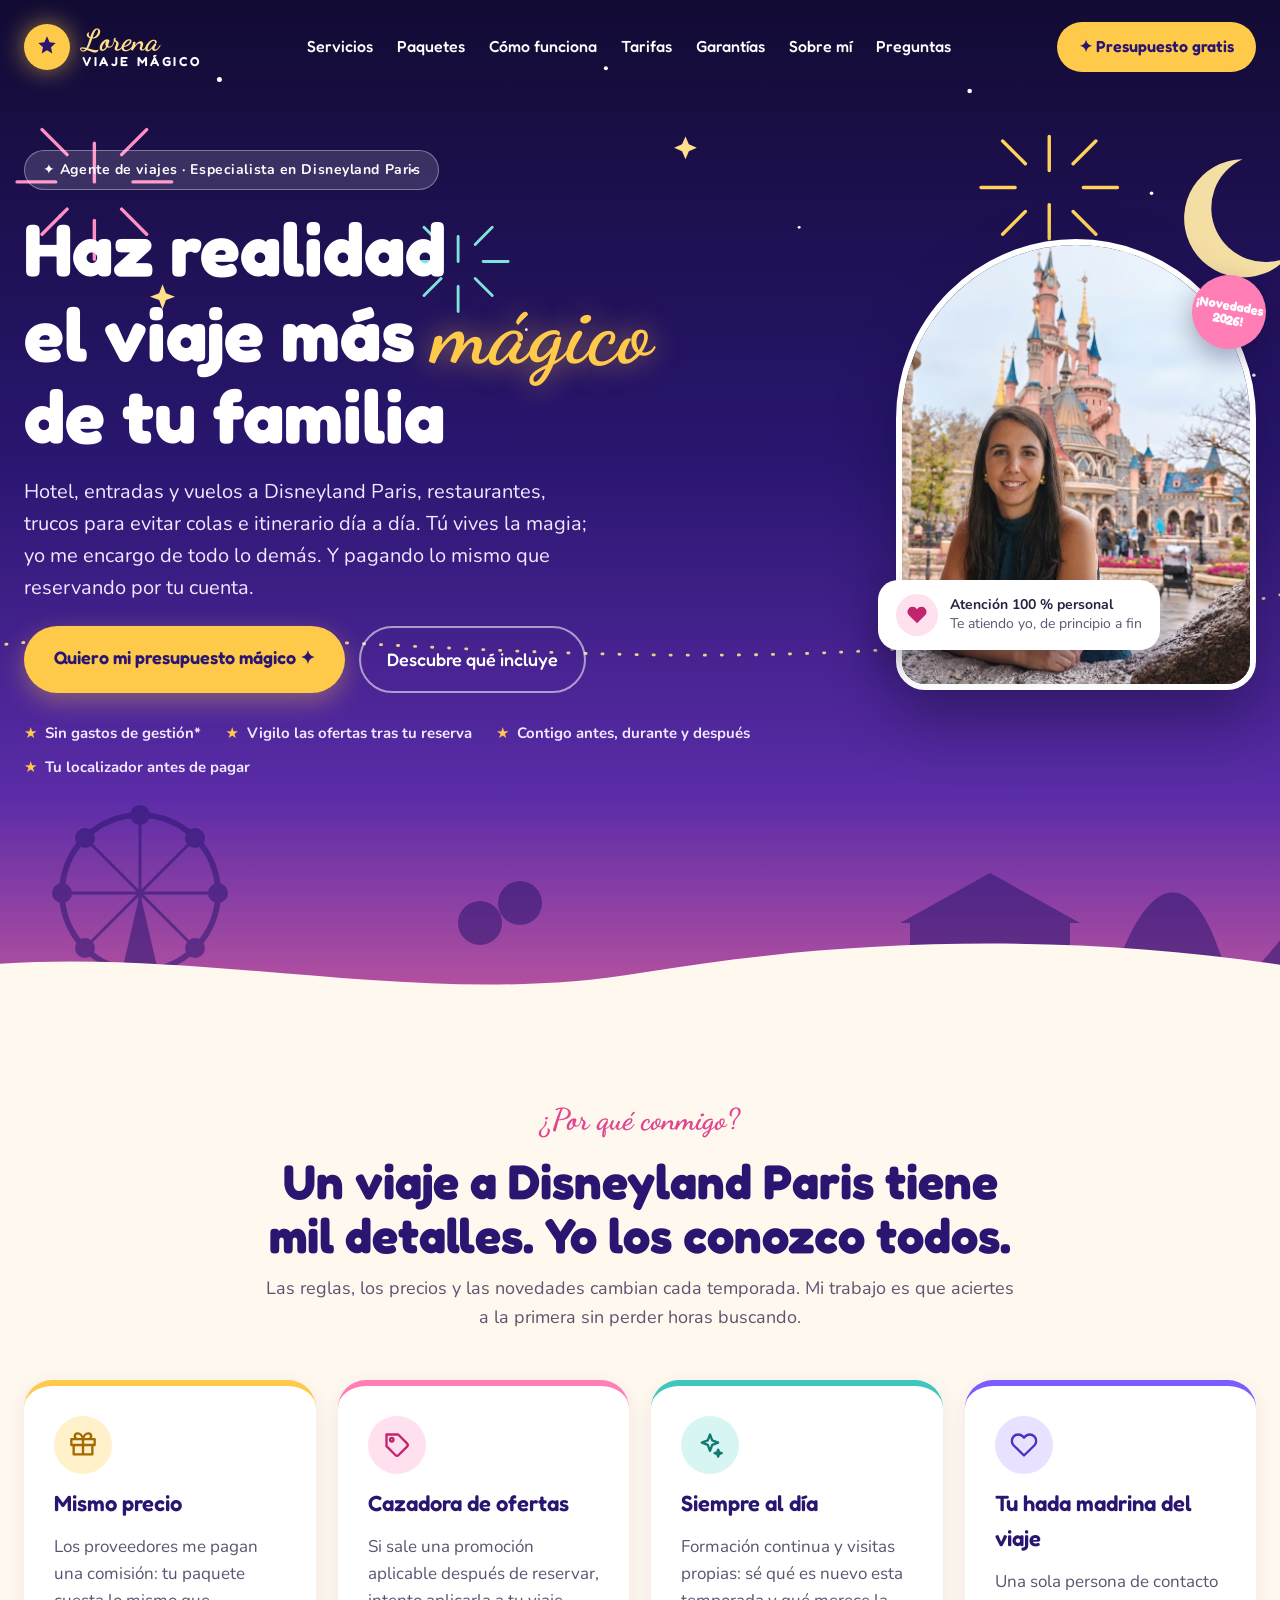
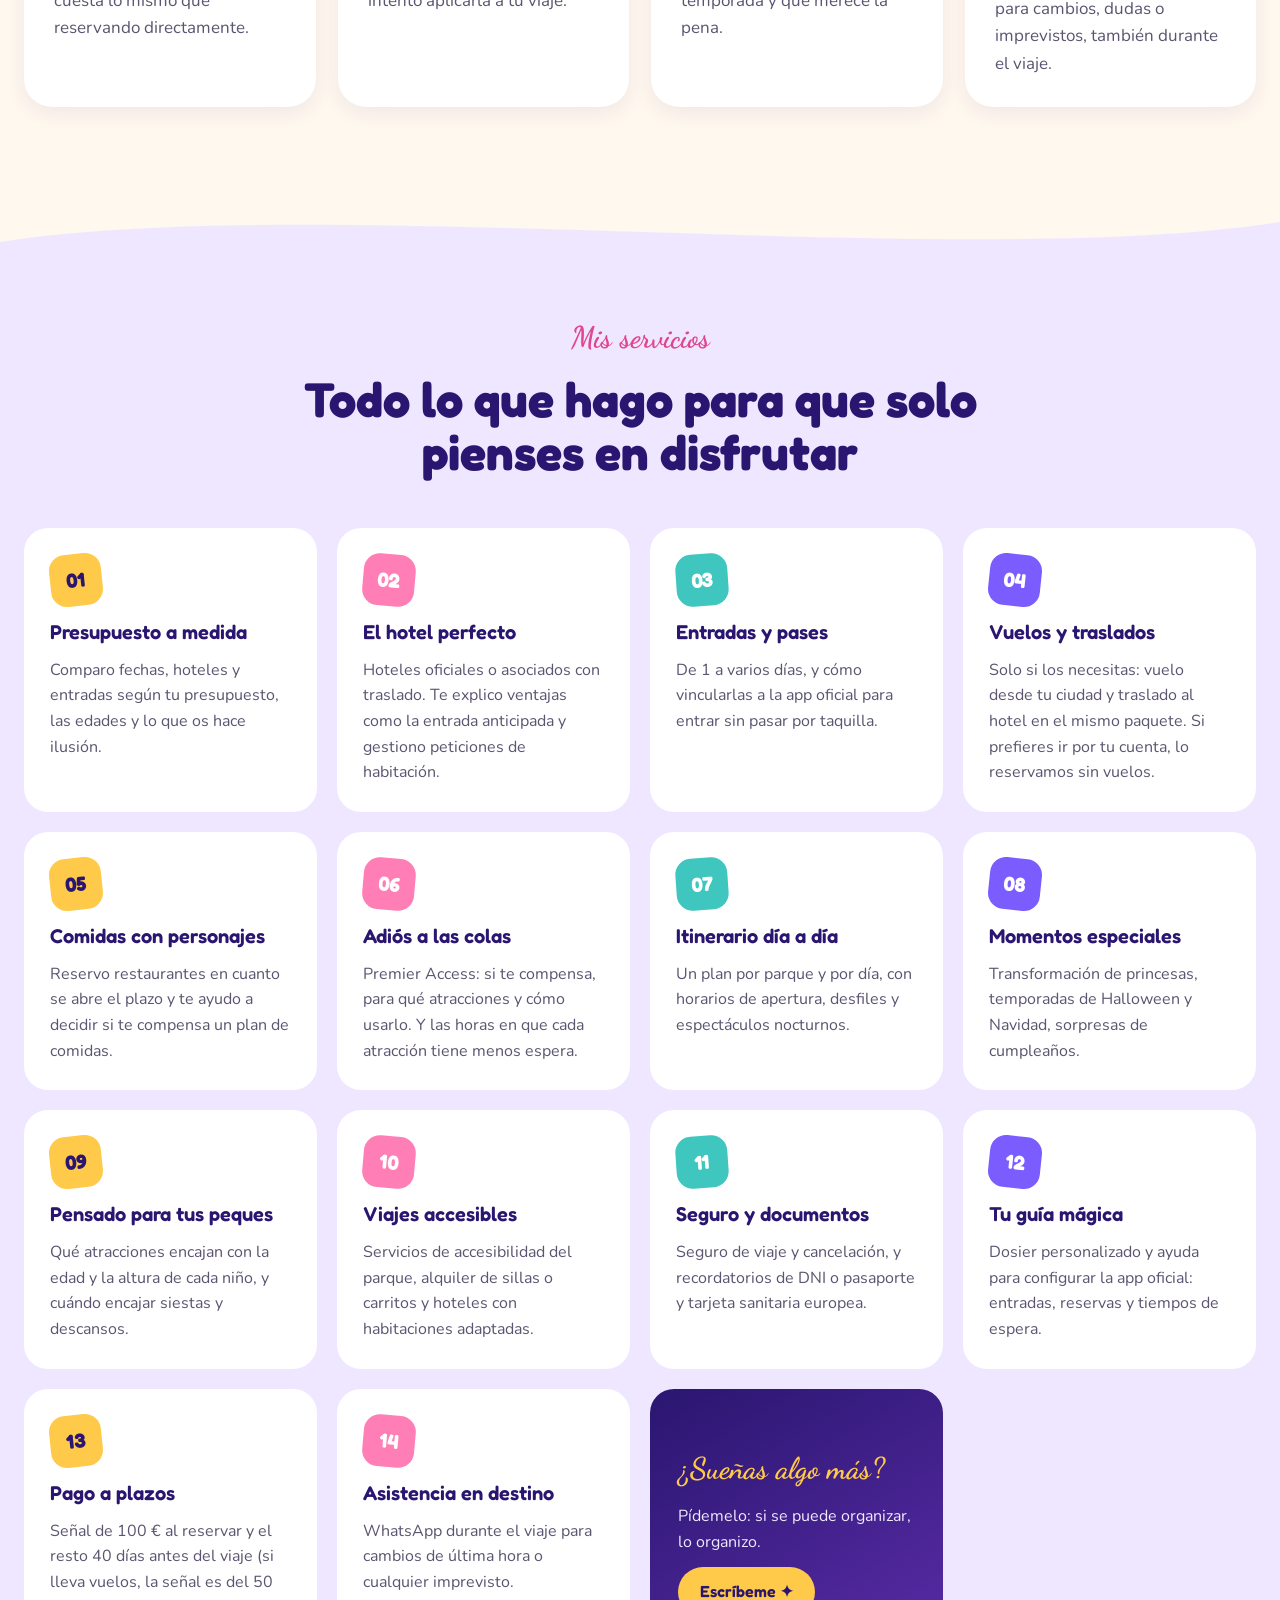
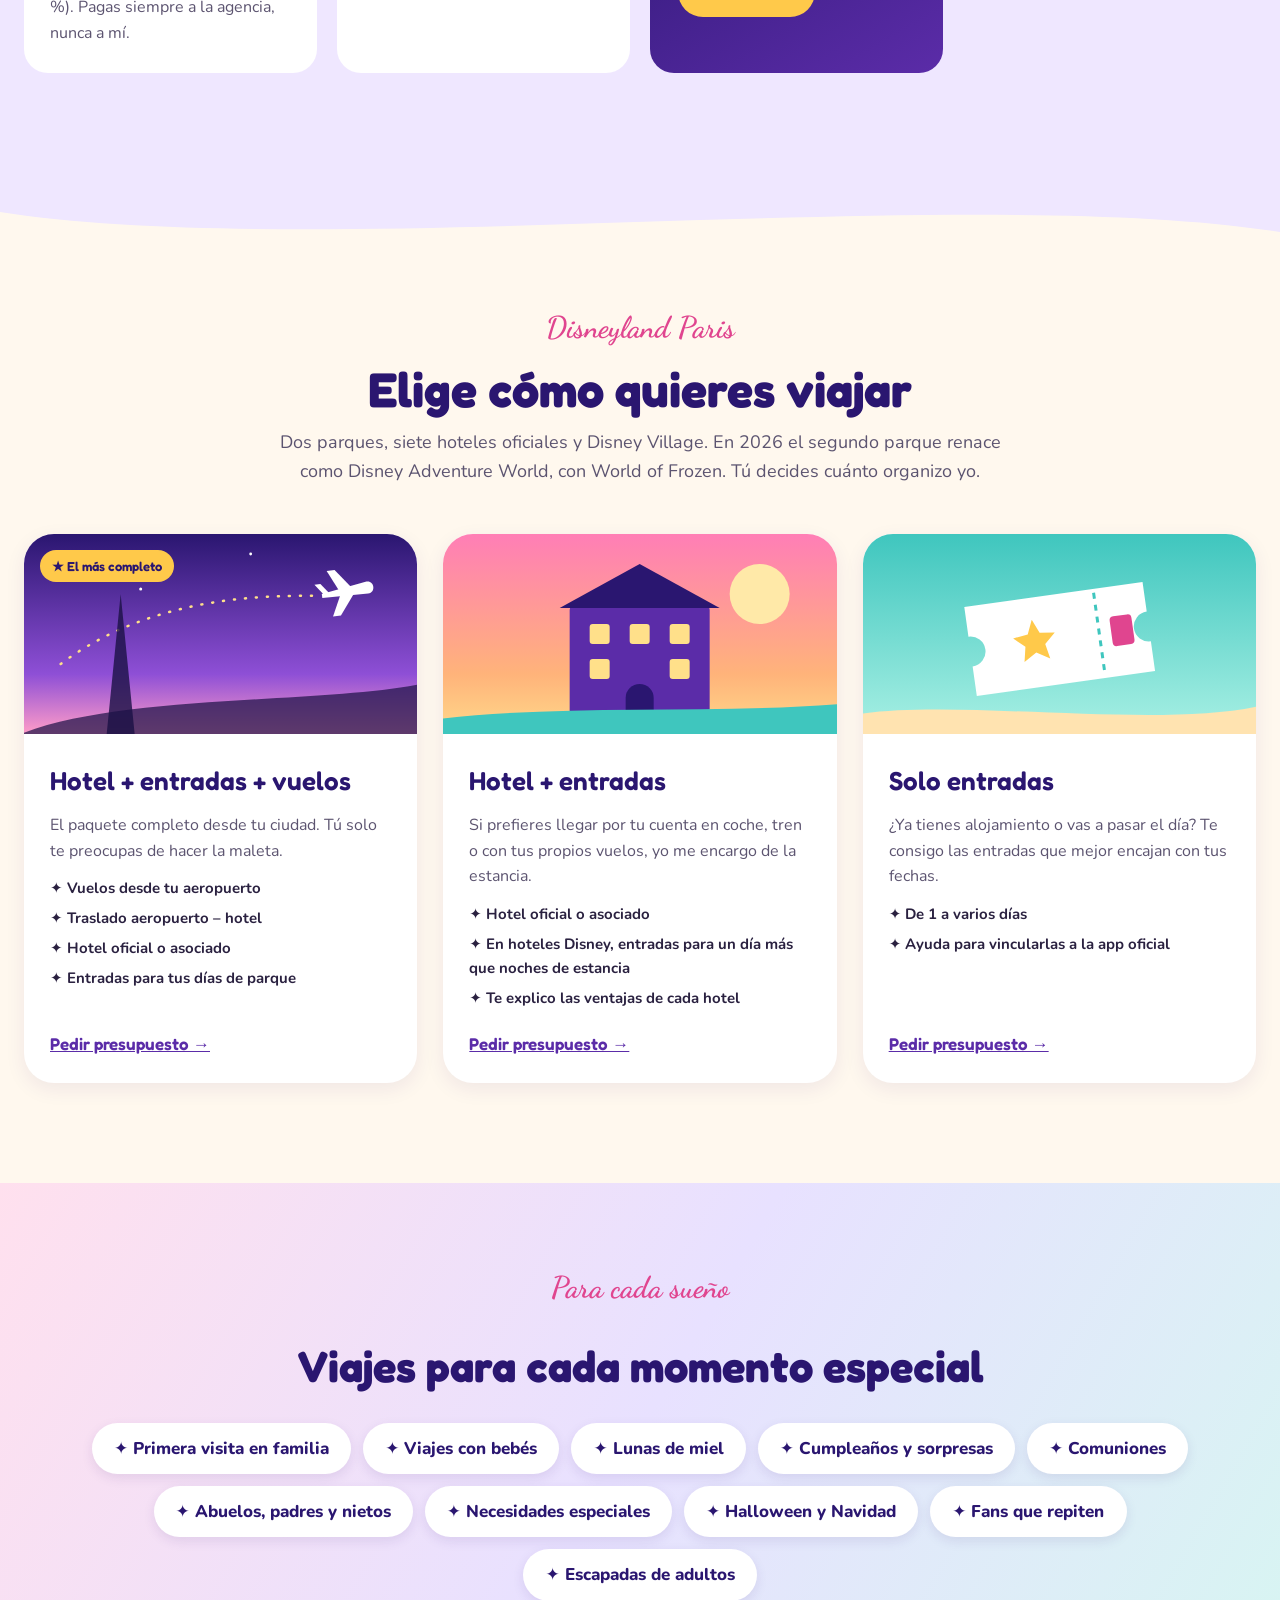
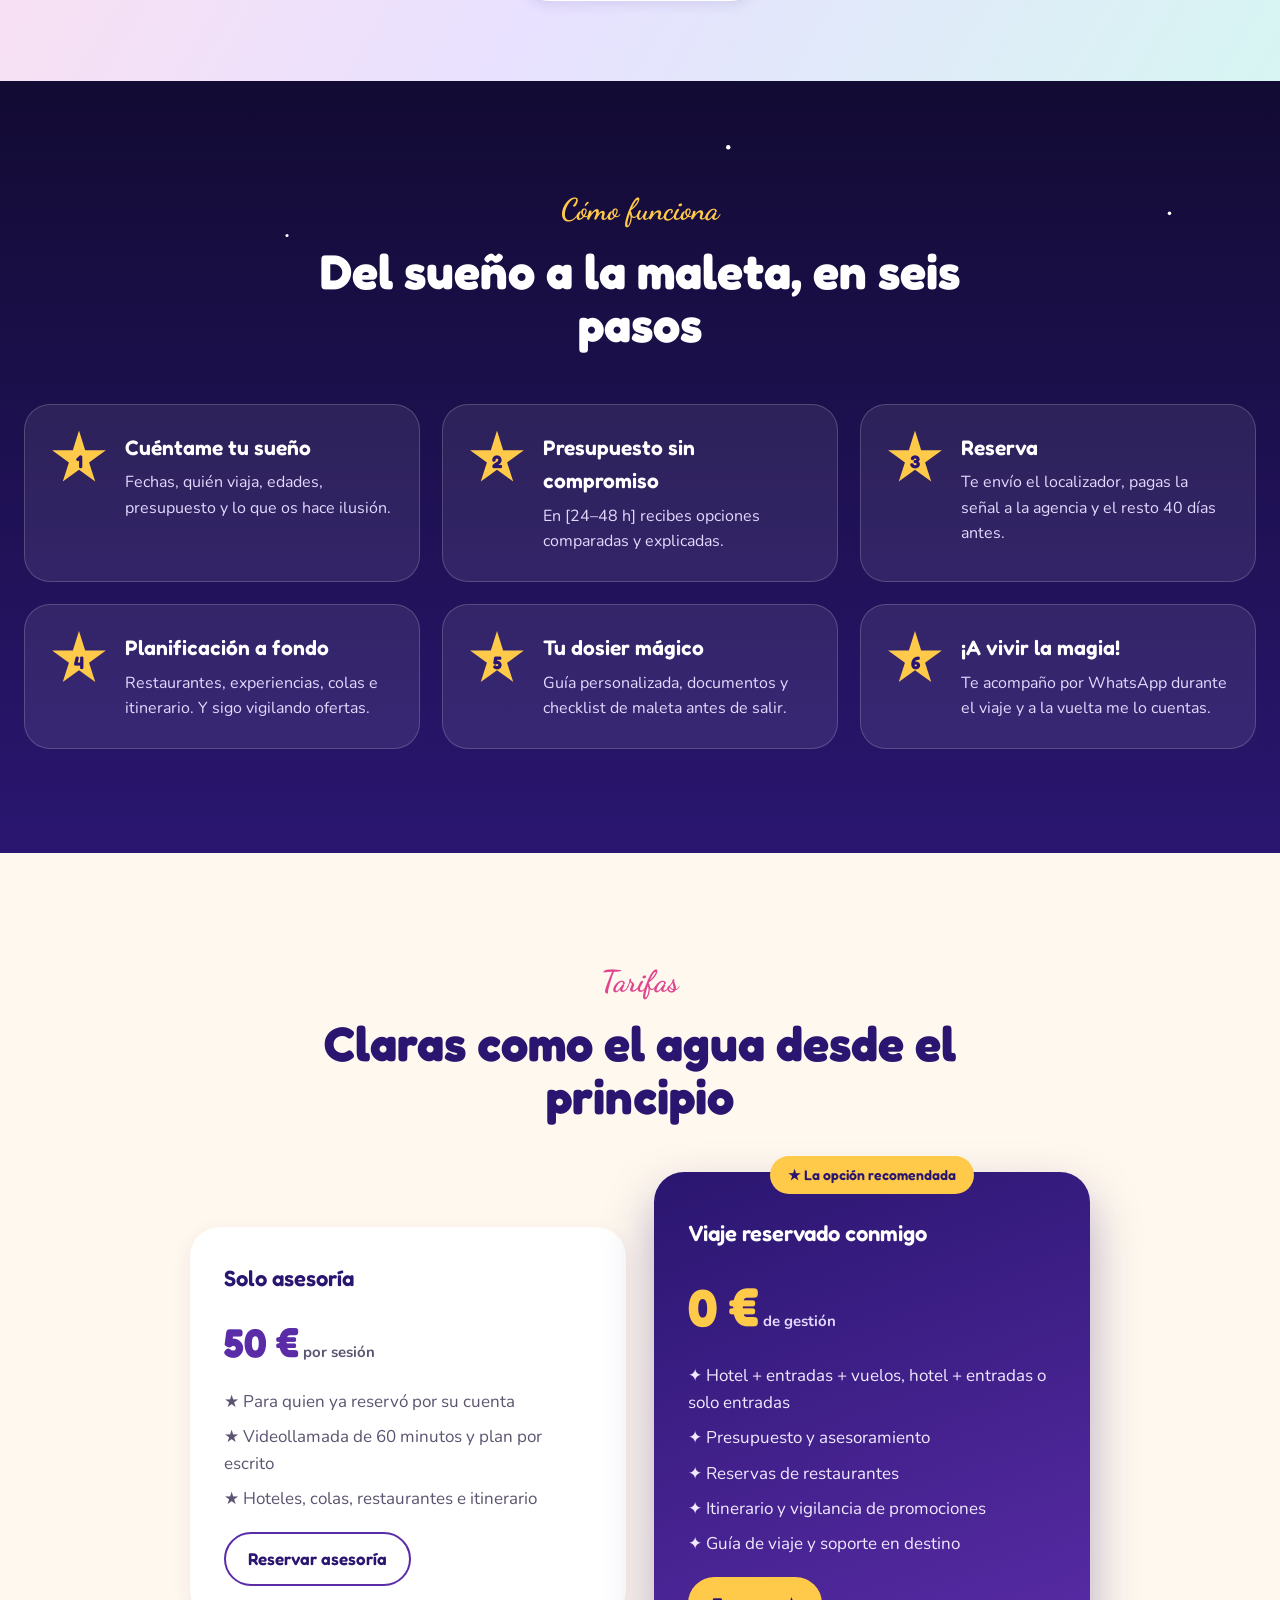
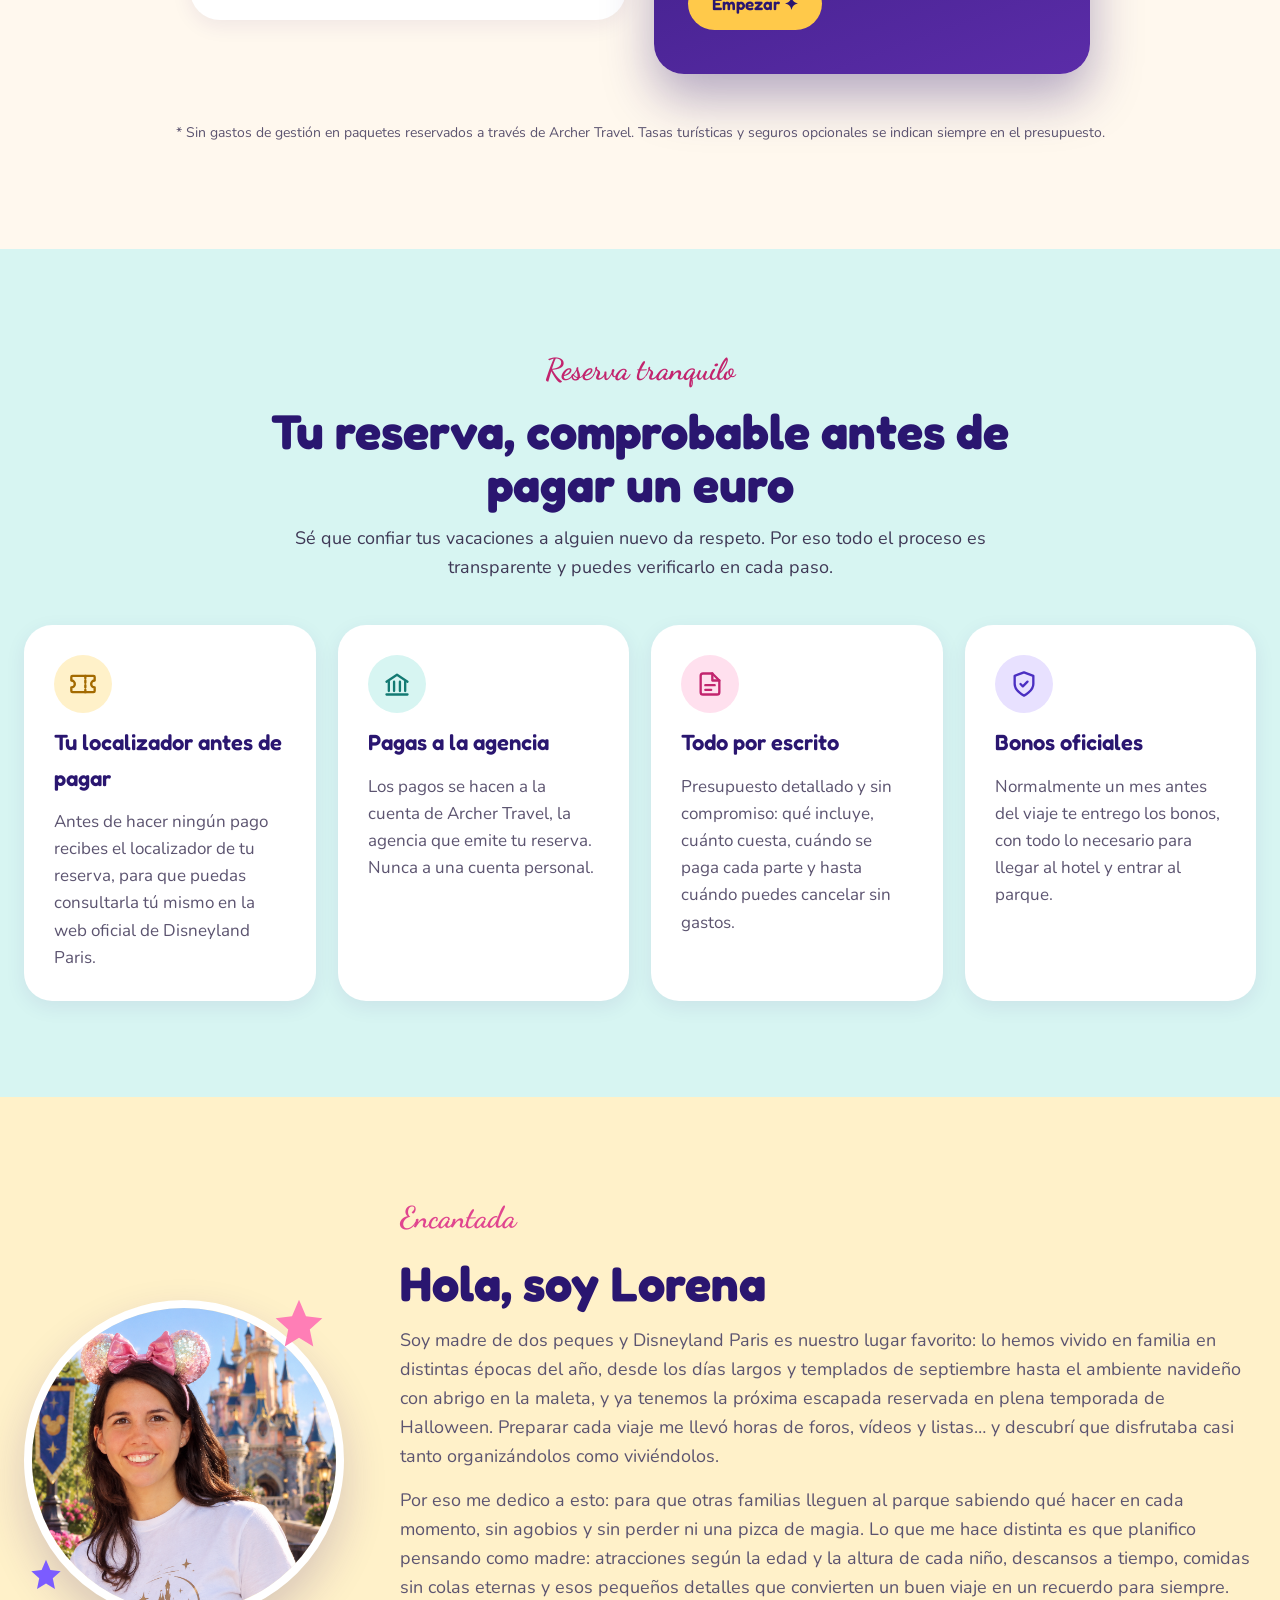
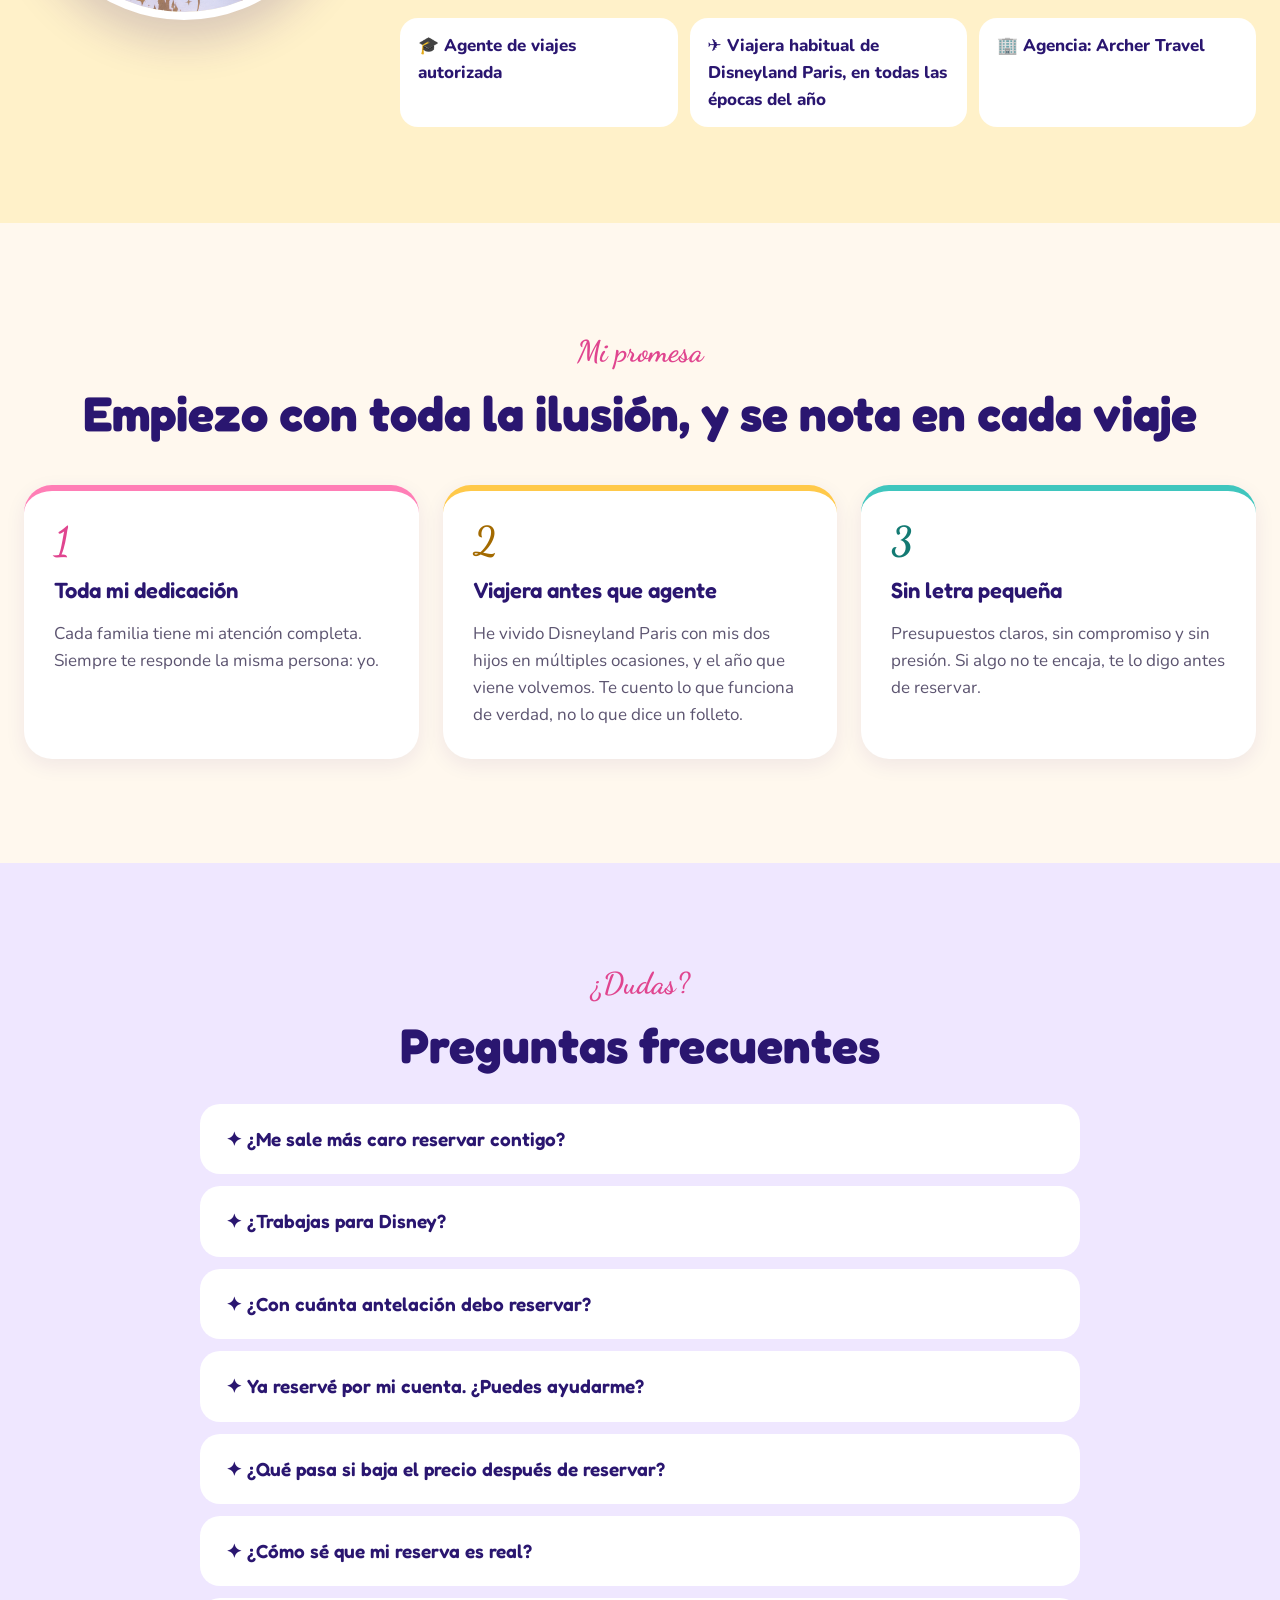
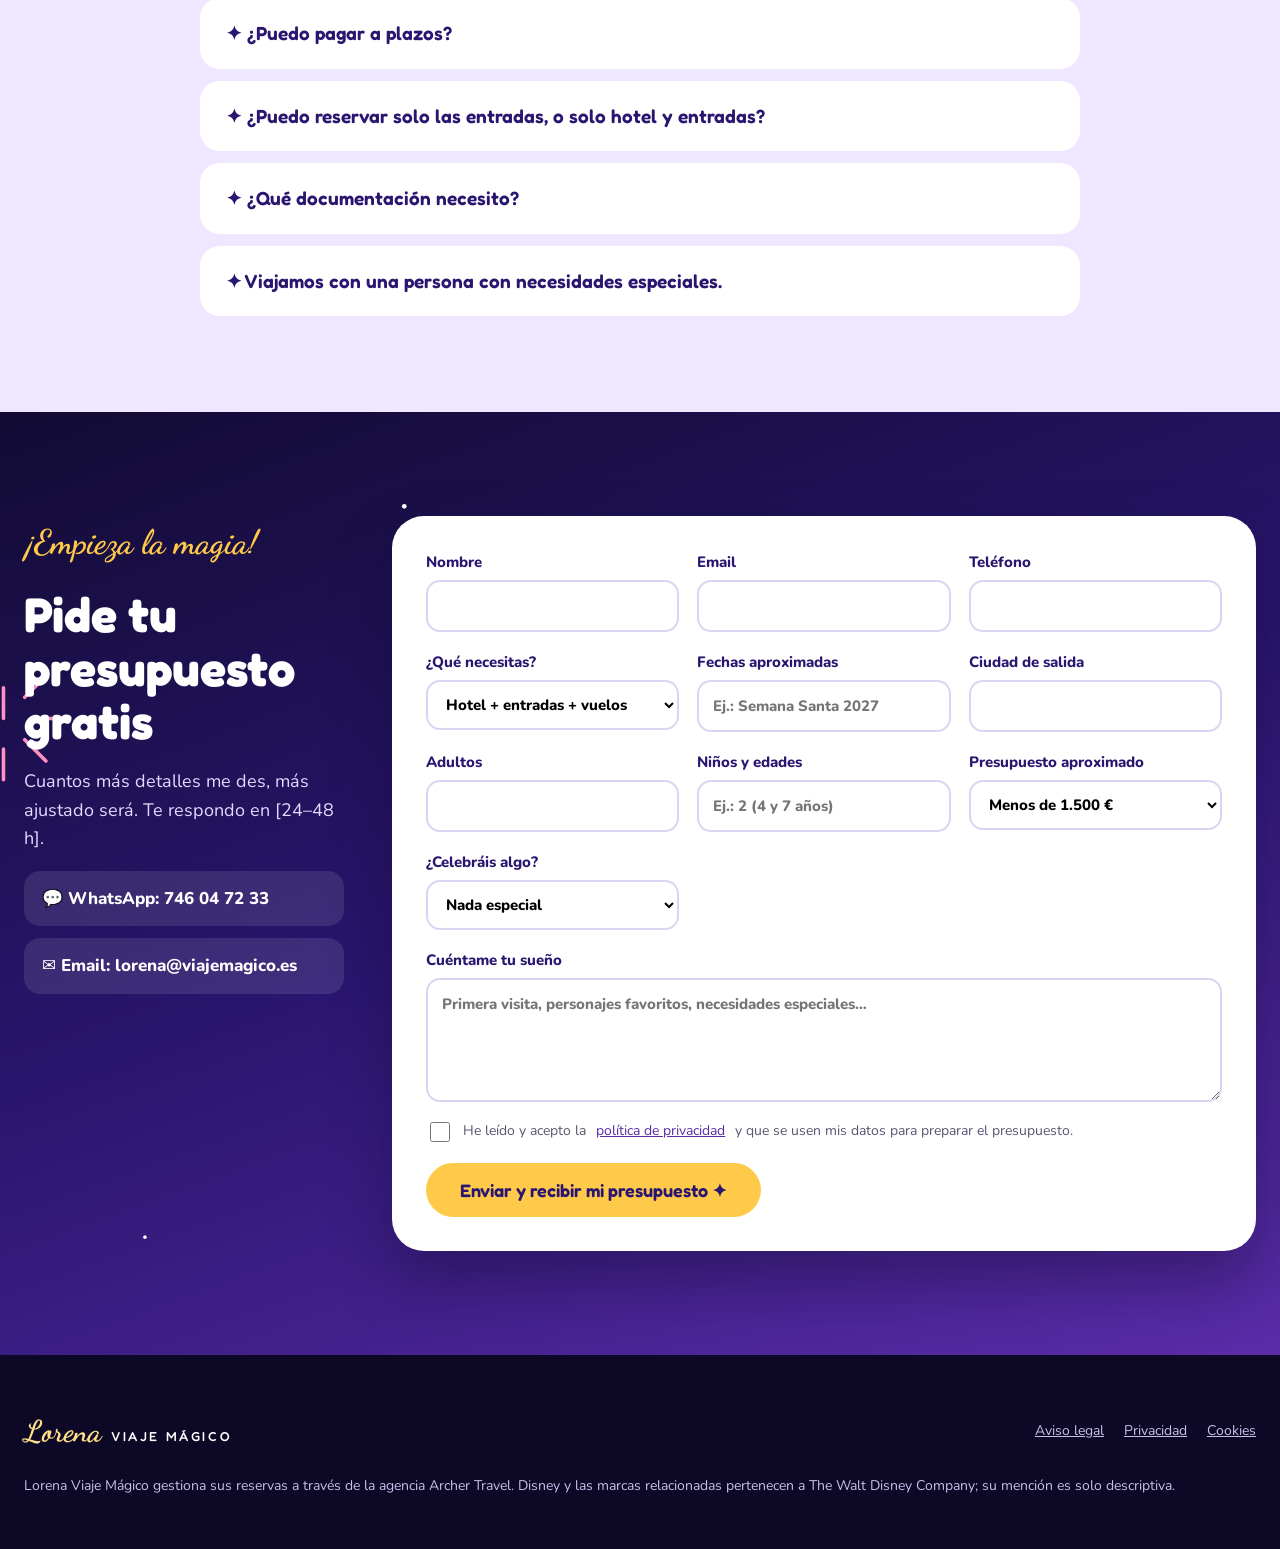
<file: index.html>
<!doctype html>
<html lang="es">
<head>
<meta charset="utf-8">
<meta name="viewport" content="width=device-width, initial-scale=1">
<title>Agente de viajes Disneyland Paris · Lorena Viaje Mágico</title>
<link rel="canonical" href="https://viajemagico.es/">
<meta name="description" content="Agente de viajes especialista en Disneyland Paris: hotel + entradas + vuelos, hotel + entradas o solo entradas. Presupuesto gratis y sin compromiso.">
<meta name="robots" content="index, follow, max-image-preview:large">
<meta name="author" content="Lorena Vicent Ferrando">
<meta name="theme-color" content="#2A1670">
<link rel="alternate" type="text/plain" href="https://viajemagico.es/llms.txt" title="Resumen para asistentes de IA">
<!-- Vista previa al compartir (WhatsApp, Facebook, Instagram, X...) -->
<meta property="og:type" content="website">
<meta property="og:locale" content="es_ES">
<meta property="og:site_name" content="Lorena Viaje Mágico">
<meta property="og:title" content="Lorena Viaje Mágico · Tu viaje a Disneyland Paris, sin preocupaciones">
<meta property="og:description" content="Agente de viajes especialista en Disneyland Paris: hotel + entradas + vuelos, hotel + entradas o solo entradas. Presupuesto gratis y sin compromiso.">
<meta property="og:url" content="https://viajemagico.es/">
<meta property="og:image" content="https://viajemagico.es/img/compartir.jpg">
<meta property="og:image:width" content="1200">
<meta property="og:image:height" content="630">
<meta property="og:image:alt" content="Lorena, agente de viajes especialista en Disneyland Paris">
<meta name="twitter:card" content="summary_large_image">
<meta name="twitter:title" content="Lorena Viaje Mágico · Tu viaje a Disneyland Paris, sin preocupaciones">
<meta name="twitter:description" content="Agente de viajes especialista en Disneyland Paris: hotel + entradas + vuelos, hotel + entradas o solo entradas. Presupuesto gratis y sin compromiso.">
<meta name="twitter:image" content="https://viajemagico.es/img/compartir.jpg">
<!-- Datos estructurados para Google y asistentes de IA -->
<script type="application/ld+json">
{
 "@context": "https://schema.org",
 "@type": "TravelAgency",
 "@id": "https://viajemagico.es/#agencia",
 "name": "Lorena Viaje Mágico",
 "alternateName": "Viaje Mágico",
 "url": "https://viajemagico.es/",
 "logo": "https://viajemagico.es/img/favicon.svg",
 "image": "https://viajemagico.es/img/compartir.jpg",
 "description": "Agente de viajes especializada en Disneyland Paris. Organiza paquetes de hotel + entradas + vuelos, hotel + entradas o solo entradas, y asesoría para viajes ya reservados. Presupuesto gratis y sin compromiso.",
 "telephone": "+34746047233",
 "email": "lovifer@gmail.com",
 "areaServed": {
  "@type": "Country",
  "name": "España"
 },
 "knowsAbout": [
  "Disneyland Paris",
  "Disney Adventure World",
  "Hoteles de Disneyland Paris",
  "Viajes en familia con niños",
  "Premier Access"
 ],
 "knowsLanguage": "es",
 "founder": {
  "@type": "Person",
  "name": "Lorena Vicent Ferrando",
  "jobTitle": "Agente de viajes especialista en Disneyland Paris"
 },
 "sameAs": [
  "https://www.instagram.com/lorena.viaje.magico/"
 ],
 "makesOffer": [
  {
   "@type": "Offer",
   "itemOffered": {
    "@type": "Service",
    "name": "Paquete Disneyland Paris: hotel + entradas + vuelos"
   }
  },
  {
   "@type": "Offer",
   "itemOffered": {
    "@type": "Service",
    "name": "Paquete Disneyland Paris: hotel + entradas"
   }
  },
  {
   "@type": "Offer",
   "itemOffered": {
    "@type": "Service",
    "name": "Entradas Disneyland Paris"
   }
  },
  {
   "@type": "Offer",
   "price": "50",
   "priceCurrency": "EUR",
   "itemOffered": {
    "@type": "Service",
    "name": "Asesoría para viajes a Disneyland Paris (videollamada de 60 minutos)"
   }
  }
 ]
}
</script>
<script type="application/ld+json">
{"@context": "https://schema.org", "@type": "WebSite", "name": "Lorena Viaje Mágico", "url": "https://viajemagico.es/", "inLanguage": "es-ES", "publisher": {"@id": "https://viajemagico.es/#agencia"}}
</script>
<script type="application/ld+json">
{
 "@context": "https://schema.org",
 "@type": "FAQPage",
 "mainEntity": [
  {
   "@type": "Question",
   "name": "¿Me sale más caro reservar contigo?",
   "acceptedAnswer": {
    "@type": "Answer",
    "text": "No en los paquetes oficiales: el precio es el mismo que reservando directamente, porque mi trabajo lo paga el proveedor con una comisión. Solo se cobra la asesoría (50 €) cuando el viaje lo has reservado por tu cuenta."
   }
  },
  {
   "@type": "Question",
   "name": "¿Trabajas para Disney?",
   "acceptedAnswer": {
    "@type": "Answer",
    "text": "No. Soy agente de viajes independiente, especializada en Disneyland Paris. Reservo productos oficiales a través de la agencia Archer Travel."
   }
  },
  {
   "@type": "Question",
   "name": "¿Con cuánta antelación debo reservar?",
   "acceptedAnswer": {
    "@type": "Answer",
    "text": "De 3 a 6 meses es lo ideal, sobre todo para Halloween, Navidad y vacaciones escolares. Si tu viaje es antes, escríbeme igualmente: muchas veces hay opciones."
   }
  },
  {
   "@type": "Question",
   "name": "Ya reservé por mi cuenta. ¿Puedes ayudarme?",
   "acceptedAnswer": {
    "@type": "Answer",
    "text": "Sí, con la modalidad «Solo asesoría»."
   }
  },
  {
   "@type": "Question",
   "name": "¿Qué pasa si baja el precio después de reservar?",
   "acceptedAnswer": {
    "@type": "Answer",
    "text": "Reviso las promociones que van saliendo y, cuando son aplicables a tu reserva, te lo comunico para ajustarla."
   }
  },
  {
   "@type": "Question",
   "name": "¿Cómo sé que mi reserva es real?",
   "acceptedAnswer": {
    "@type": "Answer",
    "text": "Antes de hacer ningún pago te envío el localizador de tu reserva, para que la compruebes directamente en la web oficial de Disneyland Paris. Además, el pago se hace a la cuenta de la agencia Archer Travel, no a una cuenta personal."
   }
  },
  {
   "@type": "Question",
   "name": "¿Puedo pagar a plazos?",
   "acceptedAnswer": {
    "@type": "Answer",
    "text": "Sí. Al reservar pagas una señal de 100 € y el resto, 40 días antes del viaje. Si el paquete incluye vuelos, la señal es del 50 % del importe de la reserva. Todos los pagos se hacen a la cuenta de la agencia Archer Travel, nunca a mí."
   }
  },
  {
   "@type": "Question",
   "name": "¿Puedo reservar solo las entradas, o solo hotel y entradas?",
   "acceptedAnswer": {
    "@type": "Answer",
    "text": "Sí. Puedes elegir el paquete completo con vuelos, solo hotel y entradas, o solo entradas. Te preparo el presupuesto de la opción que prefieras."
   }
  },
  {
   "@type": "Question",
   "name": "¿Qué documentación necesito?",
   "acceptedAnswer": {
    "@type": "Answer",
    "text": "DNI o pasaporte en vigor para cada viajero, también los niños, y la tarjeta sanitaria europea. Te envío un recordatorio antes del viaje."
   }
  },
  {
   "@type": "Question",
   "name": "Viajamos con una persona con necesidades especiales.",
   "acceptedAnswer": {
    "@type": "Answer",
    "text": "Te explico los servicios de accesibilidad del parque, cómo solicitarlos y qué hoteles y alquileres de material encajan mejor."
   }
  }
 ]
}
</script>
<link rel="icon" href="img/favicon.svg" type="image/svg+xml">
<link rel="stylesheet" href="css/fuentes.css">
<style>
body{margin:0;background:#FFF8EE}
a{color:#3B1E7A}a:hover{color:#1B1145}
summary{cursor:pointer;list-style:none}
summary::-webkit-details-marker{display:none}
input,select,textarea{font:inherit}
@keyframes twinkle{0%,100%{opacity:.25;transform:scale(.8)}50%{opacity:1;transform:scale(1.15)}}
@keyframes floaty{0%,100%{transform:translateY(0)}50%{transform:translateY(-10px)}}
@keyframes spin{to{transform:rotate(360deg)}}
@keyframes burst{0%{opacity:0;transform:scale(.3)}20%{opacity:1}100%{opacity:0;transform:scale(1.1)}}
.tw{transform-box:fill-box;transform-origin:center;animation:twinkle 2.6s ease-in-out infinite}
.tw2{transform-box:fill-box;transform-origin:center;animation:twinkle 3.4s ease-in-out .8s infinite}
.tw3{transform-box:fill-box;transform-origin:center;animation:twinkle 2.1s ease-in-out 1.4s infinite}
.fw{transform-box:fill-box;transform-origin:center;animation:burst 3.2s ease-out infinite}
.fw2{transform-box:fill-box;transform-origin:center;animation:burst 3.2s ease-out 1.6s infinite}
.wheel{transform-box:fill-box;transform-origin:center;animation:spin 40s linear infinite}
.floaty{animation:floaty 5s ease-in-out infinite}
.lift{transition:transform .25s ease, box-shadow .25s ease}
.lift:hover{transform:translateY(-6px);box-shadow:0 18px 40px rgba(59,30,122,.18)}
.btn{transition:transform .2s ease, box-shadow .2s ease}
.btn:hover{transform:translateY(-2px) scale(1.02);box-shadow:0 10px 26px rgba(255,201,74,.45)}
@media (prefers-reduced-motion: reduce){.tw,.tw2,.tw3,.fw,.fw2,.wheel,.floaty{animation:none}}
</style>
<style>html{scroll-behavior:smooth}</style>
</head>
<body>
<div style="font-family: Nunito, system-ui, sans-serif; color: #2A2140; background: #FFF8EE; line-height: 1.6; font-size: 17px; overflow-x: hidden">

<!-- ===== HERO: CIELO NOCTURNO ===== -->
<section id="inicio" style="position: relative; overflow: hidden; color: #FFFFFF; background: linear-gradient(180deg, #120B33 0%, #2A1670 45%, #5B2CA8 78%, #C4579E 100%)">

<!-- estrellas y fuegos -->
<svg width="100%" height="100%" viewBox="0 0 1440 900" preserveAspectRatio="xMidYMid slice" aria-hidden="true" style="position: absolute; inset: 0">
<g fill="#FFFFFF">
<circle class="tw" cx="80" cy="90" r="2"></circle><circle class="tw2" cx="210" cy="190" r="1.5"></circle><circle class="tw3" cx="350" cy="70" r="2.2"></circle>
<circle class="tw" cx="520" cy="150" r="1.4"></circle><circle class="tw2" cx="690" cy="60" r="1.8"></circle><circle class="tw3" cx="860" cy="200" r="1.3"></circle>
<circle class="tw" cx="1010" cy="80" r="2"></circle><circle class="tw2" cx="1170" cy="170" r="1.6"></circle><circle class="tw3" cx="1330" cy="60" r="2.1"></circle>
<circle class="tw2" cx="140" cy="330" r="1.3"></circle><circle class="tw" cx="1260" cy="330" r="1.5"></circle><circle class="tw3" cx="620" cy="290" r="1.2"></circle>
<circle class="tw" cx="430" cy="380" r="1.1"></circle><circle class="tw2" cx="980" cy="390" r="1.4"></circle>
</g>
<g fill="#FFE08A">
<path class="tw2" d="M300 250l3 8 8 3-8 3-3 8-3-8-8-3 8-3z"></path>
<path class="tw" d="M1100 280l4 10 10 4-10 4-4 10-4-10-10-4 10-4z"></path>
<path class="tw3" d="M760 120l3 7 7 3-7 3-3 7-3-7-7-3 7-3z"></path>
</g>
<!-- luna -->
<path d="M1250 140a52 52 0 1 0 40 86 42 42 0 1 1-40-86z" fill="#FFE9A8" opacity="0.95"></path>
<!-- fuegos artificiales -->
<g class="fw" stroke="#FF8FC4" stroke-width="3" stroke-linecap="round">
<path d="M240 160v-34M240 194v34M206 160h-34M274 160h34M216 136l-22-22M264 136l22-22M216 184l-22 22M264 184l22 22"></path>
</g>
<g class="fw2" stroke="#FFD25A" stroke-width="3" stroke-linecap="round">
<path d="M1080 150v-30M1080 180v30M1050 165h-30M1110 165h30M1059 144l-20-20M1101 144l20-20M1059 186l-20 20M1101 186l20 20"></path>
</g>
<g class="fw2" stroke="#7FE3DA" stroke-width="2.5" stroke-linecap="round">
<path d="M560 230v-22M560 252v22M538 230h-22M582 230h22M545 215l-15-15M575 215l15-15M545 245l-15 15M575 245l15 15"></path>
</g>
<!-- estela de chispas -->
<path d="M-40 620 C 300 460, 760 700, 1480 470" fill="none" stroke="#FFE08A" stroke-width="2.5" stroke-dasharray="1 14" stroke-linecap="round" opacity="0.9"></path>
</svg>

<!-- cabecera -->
<header style="position: relative; max-width: 1240px; margin: 0 auto; padding: 22px 24px; display: flex; flex-wrap: wrap; align-items: center; justify-content: space-between; gap: 16px">
<a href="#inicio" style="display: flex; align-items: center; gap: 12px; color: #FFFFFF; text-decoration: none">
<span style="width: 46px; height: 46px; border-radius: 50%; background: #FFC94A; display: flex; align-items: center; justify-content: center; box-shadow: 0 0 24px rgba(255,201,74,.6)">
<svg width="26" height="26" viewBox="0 0 24 24" fill="#2A1670" aria-hidden="true"><path d="M12 2l2.4 5.6L20 8.3l-4.3 3.9 1.2 5.8L12 15l-4.9 3 1.2-5.8L4 8.3l5.6-.7z"></path></svg>
</span>
<span style="display: flex; flex-direction: column; line-height: 1">
<span style="font-family: 'Dancing Script', cursive; font-size: 30px; color: #FFE08A">Lorena</span>
<span style="font-family: Fredoka, sans-serif; font-weight: 600; font-size: 13px; letter-spacing: .2em; text-transform: uppercase">Viaje Mágico</span>
</span>
</a>
<nav aria-label="Principal" style="display: flex; flex-wrap: wrap; gap: 4px 24px; font-family: Fredoka, sans-serif; font-weight: 500; font-size: 16px">
<a href="#servicios" style="color: #FFFFFF; text-decoration: none">Servicios</a>
<a href="#paquetes" style="color: #FFFFFF; text-decoration: none">Paquetes</a>
<a href="#como-funciona" style="color: #FFFFFF; text-decoration: none">Cómo funciona</a>
<a href="#tarifas" style="color: #FFFFFF; text-decoration: none">Tarifas</a>
<a href="#confianza" style="color: #FFFFFF; text-decoration: none">Garantías</a>
<a href="#sobre-mi" style="color: #FFFFFF; text-decoration: none">Sobre mí</a>
<a href="#faq" style="color: #FFFFFF; text-decoration: none">Preguntas</a>
</nav>
<a class="btn" href="#contacto" style="background: #FFC94A; color: #2A1670; text-decoration: none; font-family: Fredoka, sans-serif; font-weight: 600; padding: 12px 22px; border-radius: 999px; font-size: 16px; min-height: 46px; box-sizing: border-box; display: inline-flex; align-items: center; gap: 8px">✦ Presupuesto gratis</a>
</header>

<!-- contenido hero -->
<div style="position: relative; max-width: 1240px; margin: 0 auto; padding: 56px 24px 0; display: flex; flex-wrap: wrap; gap: 48px; align-items: center">
<div style="flex: 999 1 540px; min-width: 0; display: flex; flex-direction: column; gap: 22px">
<span style="align-self: flex-start; background: rgba(255,255,255,.14); border: 1px solid rgba(255,255,255,.35); border-radius: 999px; padding: 8px 18px; font-weight: 700; font-size: 14px; letter-spacing: .04em">✦ Agente de viajes · Especialista en Disneyland Paris</span>
<h1 style="margin: 0; font-family: Fredoka, sans-serif; font-weight: 700; font-size: clamp(42px, 5.8vw, 76px); line-height: 1.02">Haz realidad<br>el viaje más <span style="font-family: 'Dancing Script', cursive; color: #FFC94A; font-size: 1.2em; text-shadow: 0 0 28px rgba(255,201,74,.55)">mágico</span><br>de tu familia</h1>
<p style="margin: 0; font-size: 20px; color: #F1E9FF; max-width: 580px">Hotel, entradas y vuelos a Disneyland Paris, restaurantes, trucos para evitar colas e itinerario día a día. Tú vives la magia; yo me encargo de todo lo demás. Y pagando lo mismo que reservando por tu cuenta.</p>
<div style="display: flex; flex-wrap: wrap; gap: 14px">
<a class="btn" href="#contacto" style="background: #FFC94A; color: #2A1670; text-decoration: none; font-family: Fredoka, sans-serif; font-weight: 600; padding: 17px 30px; border-radius: 999px; font-size: 18px; box-shadow: 0 8px 24px rgba(255,201,74,.35)">Quiero mi presupuesto mágico ✦</a>
<a href="#servicios" style="color: #FFFFFF; text-decoration: none; font-family: Fredoka, sans-serif; font-weight: 500; padding: 17px 26px; border-radius: 999px; border: 2px solid rgba(255,255,255,.55); font-size: 18px">Descubre qué incluye</a>
</div>
<ul style="margin: 6px 0 0; padding: 0; list-style: none; display: flex; flex-wrap: wrap; gap: 10px 24px; font-size: 15px; font-weight: 700; color: #F1E9FF">
<li style="display: flex; gap: 8px; align-items: center"><span style="color: #FFC94A">★</span>Sin gastos de gestión*</li>
<li style="display: flex; gap: 8px; align-items: center"><span style="color: #FFC94A">★</span>Vigilo las ofertas tras tu reserva</li>
<li style="display: flex; gap: 8px; align-items: center"><span style="color: #FFC94A">★</span>Contigo antes, durante y después</li>
<li style="display: flex; gap: 8px; align-items: center"><span style="color: #FFC94A">★</span>Tu localizador antes de pagar</li>
</ul>
</div>

<!-- tarjeta foto flotante -->
<div class="floaty" style="flex: 1 1 360px; min-width: 0; position: relative; display: flex; justify-content: center">
<div style="position: relative; width: 100%; max-width: 420px">
<img src="img/familia-parque.jpg" alt="Familia disfrutando de su viaje a Disneyland Paris" loading="eager" style="display: block; width: 100%; aspect-ratio: 4 / 5; object-fit: cover; border-radius: 200px 200px 32px 32px; border: 6px solid #FFFFFF; box-shadow: 0 30px 60px rgba(18,11,51,.45); box-sizing: border-box; background: #C9B6FF">
<div style="position: absolute; left: -18px; bottom: 40px; background: #FFFFFF; color: #2A2140; border-radius: 20px; padding: 14px 18px; display: flex; gap: 12px; align-items: center; box-shadow: 0 14px 30px rgba(18,11,51,.3)">
<span style="flex: none; width: 42px; height: 42px; border-radius: 50%; background: #FFE0EE; color: #C2246E; display: flex; align-items: center; justify-content: center"><svg width="22" height="22" viewBox="0 0 24 24" fill="currentColor" aria-hidden="true"><path d="M20.8 4.6a5.5 5.5 0 0 0-7.8 0L12 5.7l-1-1.1a5.5 5.5 0 0 0-7.8 7.8L12 21l8.8-8.6a5.5 5.5 0 0 0 0-7.8z"></path></svg></span>
<span style="font-size: 14px; line-height: 1.3"><strong>Atención 100 % personal</strong><br><span style="color: #5C5470">Te atiendo yo, de principio a fin</span></span>
</div>
<div style="position: absolute; right: -10px; top: 36px; width: 74px; height: 74px; border-radius: 50%; background: #FF7EB6; color: #FFFFFF; display: flex; align-items: center; justify-content: center; text-align: center; font-family: Fredoka, sans-serif; font-weight: 700; font-size: 13px; line-height: 1.1; transform: rotate(10deg); box-shadow: 0 10px 24px rgba(18,11,51,.3)">¡Novedades 2026!</div>
</div>
</div>
</div>

<!-- skyline de parque (original) -->
<svg viewBox="0 0 1440 220" preserveAspectRatio="xMidYMax slice" aria-hidden="true" style="position: relative; display: block; width: 100%; height: 220px; margin-top: 24px">
<g fill="#2A1670" opacity="0.55">
<!-- noria -->
<g class="wheel"><circle cx="220" cy="90" r="78" fill="none" stroke="#2A1670" stroke-width="6"></circle>
<path d="M220 12v156M142 90h156M165 35l110 110M275 35L165 145" stroke="#2A1670" stroke-width="3"></path>
<circle cx="220" cy="12" r="10"></circle><circle cx="220" cy="168" r="10"></circle><circle cx="142" cy="90" r="10"></circle><circle cx="298" cy="90" r="10"></circle><circle cx="165" cy="35" r="10"></circle><circle cx="275" cy="35" r="10"></circle><circle cx="165" cy="145" r="10"></circle><circle cx="275" cy="145" r="10"></circle></g>
<path d="M190 220l30-130 30 130z"></path>
<!-- carrusel -->
<path d="M980 120l90-50 90 50z"></path><rect x="990" y="120" width="160" height="100"></rect>
<!-- montaña rusa -->
<path d="M1180 220 C 1220 60, 1270 60, 1300 150 S 1380 40, 1440 120 V220z"></path>
<!-- globos -->
<circle cx="560" cy="120" r="22"></circle><circle cx="600" cy="100" r="22"></circle>
</g>
<path d="M0 170 C 240 130, 480 210, 720 170 S 1200 130, 1440 175 V220 H0z" fill="#FFF8EE"></path>
</svg>
</section>

<!-- ===== POR QUÉ ===== -->
<section style="padding: 72px 24px 96px">
<div style="max-width: 1240px; margin: 0 auto; display: flex; flex-direction: column; gap: 48px">
<div style="max-width: 760px; margin: 0 auto; text-align: center; display: flex; flex-direction: column; gap: 12px; align-items: center">
<span style="font-family: 'Dancing Script', cursive; font-size: 30px; color: #E0458F">¿Por qué conmigo?</span>
<h2 style="margin: 0; font-family: Fredoka, sans-serif; font-weight: 700; font-size: clamp(32px, 3.8vw, 50px); line-height: 1.1; color: #2A1670">Un viaje a Disneyland Paris tiene mil detalles. Yo los conozco todos.</h2>
<p style="margin: 0; color: #5C5470; font-size: 18px">Las reglas, los precios y las novedades cambian cada temporada. Mi trabajo es que aciertes a la primera sin perder horas buscando.</p>
</div>
<div style="display: grid; grid-template-columns: repeat(auto-fit, minmax(250px, 1fr)); gap: 22px">
<div class="lift" style="background: #FFFFFF; border-radius: 28px; padding: 30px; display: flex; flex-direction: column; gap: 12px; box-shadow: 0 6px 20px rgba(59,30,122,.08); border-top: 6px solid #FFC94A">
<div style="width: 58px; height: 58px; border-radius: 50%; background: #FFF1C9; color: #A36A00; display: flex; align-items: center; justify-content: center"><svg width="28" height="28" viewBox="0 0 24 24" fill="none" stroke="currentColor" stroke-width="2" stroke-linecap="round" stroke-linejoin="round" aria-hidden="true"><path d="M20 12v8H4v-8M2 7h20v5H2zM12 20V7M12 7H7.5a2.5 2.5 0 0 1 0-5C11 2 12 7 12 7zM12 7h4.5a2.5 2.5 0 0 0 0-5C13 2 12 7 12 7z"></path></svg></div>
<h3 style="margin: 0; font-family: Fredoka, sans-serif; font-size: 22px; font-weight: 600; color: #2A1670">Mismo precio</h3>
<p style="margin: 0; color: #5C5470">Los proveedores me pagan una comisión: tu paquete cuesta lo mismo que reservando directamente.</p>
</div>
<div class="lift" style="background: #FFFFFF; border-radius: 28px; padding: 30px; display: flex; flex-direction: column; gap: 12px; box-shadow: 0 6px 20px rgba(59,30,122,.08); border-top: 6px solid #FF7EB6">
<div style="width: 58px; height: 58px; border-radius: 50%; background: #FFE0EE; color: #C2246E; display: flex; align-items: center; justify-content: center"><svg width="28" height="28" viewBox="0 0 24 24" fill="none" stroke="currentColor" stroke-width="2" stroke-linecap="round" stroke-linejoin="round" aria-hidden="true"><path d="M20.6 13.4l-7.2 7.2a2 2 0 0 1-2.8 0L3 13V3h10l7.6 7.6a2 2 0 0 1 0 2.8z"></path><circle cx="7.5" cy="7.5" r="1.5"></circle></svg></div>
<h3 style="margin: 0; font-family: Fredoka, sans-serif; font-size: 22px; font-weight: 600; color: #2A1670">Cazadora de ofertas</h3>
<p style="margin: 0; color: #5C5470">Si sale una promoción aplicable después de reservar, intento aplicarla a tu viaje.</p>
</div>
<div class="lift" style="background: #FFFFFF; border-radius: 28px; padding: 30px; display: flex; flex-direction: column; gap: 12px; box-shadow: 0 6px 20px rgba(59,30,122,.08); border-top: 6px solid #3FC6BE">
<div style="width: 58px; height: 58px; border-radius: 50%; background: #D7F5F2; color: #137A73; display: flex; align-items: center; justify-content: center"><svg width="28" height="28" viewBox="0 0 24 24" fill="none" stroke="currentColor" stroke-width="2" stroke-linecap="round" stroke-linejoin="round" aria-hidden="true"><path d="M12 3l1.9 5.1L19 10l-5.1 1.9L12 17l-1.9-5.1L5 10l5.1-1.9zM19 16l.8 2.2L22 19l-2.2.8L19 22l-.8-2.2L16 19l2.2-.8z"></path></svg></div>
<h3 style="margin: 0; font-family: Fredoka, sans-serif; font-size: 22px; font-weight: 600; color: #2A1670">Siempre al día</h3>
<p style="margin: 0; color: #5C5470">Formación continua y visitas propias: sé qué es nuevo esta temporada y qué merece la pena.</p>
</div>
<div class="lift" style="background: #FFFFFF; border-radius: 28px; padding: 30px; display: flex; flex-direction: column; gap: 12px; box-shadow: 0 6px 20px rgba(59,30,122,.08); border-top: 6px solid #7B5CFF">
<div style="width: 58px; height: 58px; border-radius: 50%; background: #E8E1FF; color: #4B2FC2; display: flex; align-items: center; justify-content: center"><svg width="28" height="28" viewBox="0 0 24 24" fill="none" stroke="currentColor" stroke-width="2" stroke-linecap="round" stroke-linejoin="round" aria-hidden="true"><path d="M20.8 4.6a5.5 5.5 0 0 0-7.8 0L12 5.7l-1-1.1a5.5 5.5 0 0 0-7.8 7.8L12 21l8.8-8.6a5.5 5.5 0 0 0 0-7.8z"></path></svg></div>
<h3 style="margin: 0; font-family: Fredoka, sans-serif; font-size: 22px; font-weight: 600; color: #2A1670">Tu hada madrina del viaje</h3>
<p style="margin: 0; color: #5C5470">Una sola persona de contacto para cambios, dudas o imprevistos, también durante el viaje.</p>
</div>
</div>
</div>
</section>

<!-- ===== SERVICIOS ===== -->
<section id="servicios" style="position: relative; padding: 110px 24px 120px; background: #EFE7FF">
<svg viewBox="0 0 1440 60" preserveAspectRatio="none" aria-hidden="true" style="position: absolute; top: -1px; left: 0; width: 100%; height: 60px"><path d="M0 0 H1440 V20 C 1080 70, 360 -10, 0 40z" fill="#FFF8EE"></path></svg>
<div style="max-width: 1240px; margin: 0 auto; display: flex; flex-direction: column; gap: 48px">
<div style="max-width: 760px; margin: 0 auto; text-align: center; display: flex; flex-direction: column; gap: 12px; align-items: center">
<span style="font-family: 'Dancing Script', cursive; font-size: 30px; color: #E0458F">Mis servicios</span>
<h2 style="margin: 0; font-family: Fredoka, sans-serif; font-weight: 700; font-size: clamp(32px, 3.8vw, 50px); line-height: 1.1; color: #2A1670">Todo lo que hago para que solo pienses en disfrutar</h2>
</div>
<div style="display: grid; grid-template-columns: repeat(auto-fit, minmax(270px, 1fr)); gap: 20px">

<div class="lift" style="background: #FFFFFF; border-radius: 24px; padding: 26px; display: flex; flex-direction: column; gap: 10px"><span style="width: 52px; height: 52px; border-radius: 16px; background: #FFC94A; color: #2A1670; display: flex; align-items: center; justify-content: center; font-family: Fredoka, sans-serif; font-weight: 700; font-size: 20px; transform: rotate(-6deg)">01</span><h3 style="margin: 0; font-family: Fredoka, sans-serif; font-size: 20px; font-weight: 600; color: #2A1670">Presupuesto a medida</h3><p style="margin: 0; color: #5C5470; font-size: 16px">Comparo fechas, hoteles y entradas según tu presupuesto, las edades y lo que os hace ilusión.</p></div>
<div class="lift" style="background: #FFFFFF; border-radius: 24px; padding: 26px; display: flex; flex-direction: column; gap: 10px"><span style="width: 52px; height: 52px; border-radius: 16px; background: #FF7EB6; color: #FFFFFF; display: flex; align-items: center; justify-content: center; font-family: Fredoka, sans-serif; font-weight: 700; font-size: 20px; transform: rotate(5deg)">02</span><h3 style="margin: 0; font-family: Fredoka, sans-serif; font-size: 20px; font-weight: 600; color: #2A1670">El hotel perfecto</h3><p style="margin: 0; color: #5C5470; font-size: 16px">Hoteles oficiales o asociados con traslado. Te explico ventajas como la entrada anticipada y gestiono peticiones de habitación.</p></div>
<div class="lift" style="background: #FFFFFF; border-radius: 24px; padding: 26px; display: flex; flex-direction: column; gap: 10px"><span style="width: 52px; height: 52px; border-radius: 16px; background: #3FC6BE; color: #FFFFFF; display: flex; align-items: center; justify-content: center; font-family: Fredoka, sans-serif; font-weight: 700; font-size: 20px; transform: rotate(-4deg)">03</span><h3 style="margin: 0; font-family: Fredoka, sans-serif; font-size: 20px; font-weight: 600; color: #2A1670">Entradas y pases</h3><p style="margin: 0; color: #5C5470; font-size: 16px">De 1 a varios días, y cómo vincularlas a la app oficial para entrar sin pasar por taquilla.</p></div>
<div class="lift" style="background: #FFFFFF; border-radius: 24px; padding: 26px; display: flex; flex-direction: column; gap: 10px"><span style="width: 52px; height: 52px; border-radius: 16px; background: #7B5CFF; color: #FFFFFF; display: flex; align-items: center; justify-content: center; font-family: Fredoka, sans-serif; font-weight: 700; font-size: 20px; transform: rotate(6deg)">04</span><h3 style="margin: 0; font-family: Fredoka, sans-serif; font-size: 20px; font-weight: 600; color: #2A1670">Vuelos y traslados</h3><p style="margin: 0; color: #5C5470; font-size: 16px">Solo si los necesitas: vuelo desde tu ciudad y traslado al hotel en el mismo paquete. Si prefieres ir por tu cuenta, lo reservamos sin vuelos.</p></div>
<div class="lift" style="background: #FFFFFF; border-radius: 24px; padding: 26px; display: flex; flex-direction: column; gap: 10px"><span style="width: 52px; height: 52px; border-radius: 16px; background: #FFC94A; color: #2A1670; display: flex; align-items: center; justify-content: center; font-family: Fredoka, sans-serif; font-weight: 700; font-size: 20px; transform: rotate(-6deg)">05</span><h3 style="margin: 0; font-family: Fredoka, sans-serif; font-size: 20px; font-weight: 600; color: #2A1670">Comidas con personajes</h3><p style="margin: 0; color: #5C5470; font-size: 16px">Reservo restaurantes en cuanto se abre el plazo y te ayudo a decidir si te compensa un plan de comidas.</p></div>
<div class="lift" style="background: #FFFFFF; border-radius: 24px; padding: 26px; display: flex; flex-direction: column; gap: 10px"><span style="width: 52px; height: 52px; border-radius: 16px; background: #FF7EB6; color: #FFFFFF; display: flex; align-items: center; justify-content: center; font-family: Fredoka, sans-serif; font-weight: 700; font-size: 20px; transform: rotate(5deg)">06</span><h3 style="margin: 0; font-family: Fredoka, sans-serif; font-size: 20px; font-weight: 600; color: #2A1670">Adiós a las colas</h3><p style="margin: 0; color: #5C5470; font-size: 16px">Premier Access: si te compensa, para qué atracciones y cómo usarlo. Y las horas en que cada atracción tiene menos espera.</p></div>
<div class="lift" style="background: #FFFFFF; border-radius: 24px; padding: 26px; display: flex; flex-direction: column; gap: 10px"><span style="width: 52px; height: 52px; border-radius: 16px; background: #3FC6BE; color: #FFFFFF; display: flex; align-items: center; justify-content: center; font-family: Fredoka, sans-serif; font-weight: 700; font-size: 20px; transform: rotate(-4deg)">07</span><h3 style="margin: 0; font-family: Fredoka, sans-serif; font-size: 20px; font-weight: 600; color: #2A1670">Itinerario día a día</h3><p style="margin: 0; color: #5C5470; font-size: 16px">Un plan por parque y por día, con horarios de apertura, desfiles y espectáculos nocturnos.</p></div>
<div class="lift" style="background: #FFFFFF; border-radius: 24px; padding: 26px; display: flex; flex-direction: column; gap: 10px"><span style="width: 52px; height: 52px; border-radius: 16px; background: #7B5CFF; color: #FFFFFF; display: flex; align-items: center; justify-content: center; font-family: Fredoka, sans-serif; font-weight: 700; font-size: 20px; transform: rotate(6deg)">08</span><h3 style="margin: 0; font-family: Fredoka, sans-serif; font-size: 20px; font-weight: 600; color: #2A1670">Momentos especiales</h3><p style="margin: 0; color: #5C5470; font-size: 16px">Transformación de princesas, temporadas de Halloween y Navidad, sorpresas de cumpleaños.</p></div>
<div class="lift" style="background: #FFFFFF; border-radius: 24px; padding: 26px; display: flex; flex-direction: column; gap: 10px"><span style="width: 52px; height: 52px; border-radius: 16px; background: #FFC94A; color: #2A1670; display: flex; align-items: center; justify-content: center; font-family: Fredoka, sans-serif; font-weight: 700; font-size: 20px; transform: rotate(-6deg)">09</span><h3 style="margin: 0; font-family: Fredoka, sans-serif; font-size: 20px; font-weight: 600; color: #2A1670">Pensado para tus peques</h3><p style="margin: 0; color: #5C5470; font-size: 16px">Qué atracciones encajan con la edad y la altura de cada niño, y cuándo encajar siestas y descansos.</p></div>
<div class="lift" style="background: #FFFFFF; border-radius: 24px; padding: 26px; display: flex; flex-direction: column; gap: 10px"><span style="width: 52px; height: 52px; border-radius: 16px; background: #FF7EB6; color: #FFFFFF; display: flex; align-items: center; justify-content: center; font-family: Fredoka, sans-serif; font-weight: 700; font-size: 20px; transform: rotate(5deg)">10</span><h3 style="margin: 0; font-family: Fredoka, sans-serif; font-size: 20px; font-weight: 600; color: #2A1670">Viajes accesibles</h3><p style="margin: 0; color: #5C5470; font-size: 16px">Servicios de accesibilidad del parque, alquiler de sillas o carritos y hoteles con habitaciones adaptadas.</p></div>
<div class="lift" style="background: #FFFFFF; border-radius: 24px; padding: 26px; display: flex; flex-direction: column; gap: 10px"><span style="width: 52px; height: 52px; border-radius: 16px; background: #3FC6BE; color: #FFFFFF; display: flex; align-items: center; justify-content: center; font-family: Fredoka, sans-serif; font-weight: 700; font-size: 20px; transform: rotate(-4deg)">11</span><h3 style="margin: 0; font-family: Fredoka, sans-serif; font-size: 20px; font-weight: 600; color: #2A1670">Seguro y documentos</h3><p style="margin: 0; color: #5C5470; font-size: 16px">Seguro de viaje y cancelación, y recordatorios de DNI o pasaporte y tarjeta sanitaria europea.</p></div>
<div class="lift" style="background: #FFFFFF; border-radius: 24px; padding: 26px; display: flex; flex-direction: column; gap: 10px"><span style="width: 52px; height: 52px; border-radius: 16px; background: #7B5CFF; color: #FFFFFF; display: flex; align-items: center; justify-content: center; font-family: Fredoka, sans-serif; font-weight: 700; font-size: 20px; transform: rotate(6deg)">12</span><h3 style="margin: 0; font-family: Fredoka, sans-serif; font-size: 20px; font-weight: 600; color: #2A1670">Tu guía mágica</h3><p style="margin: 0; color: #5C5470; font-size: 16px">Dosier personalizado y ayuda para configurar la app oficial: entradas, reservas y tiempos de espera.</p></div>
<div class="lift" style="background: #FFFFFF; border-radius: 24px; padding: 26px; display: flex; flex-direction: column; gap: 10px"><span style="width: 52px; height: 52px; border-radius: 16px; background: #FFC94A; color: #2A1670; display: flex; align-items: center; justify-content: center; font-family: Fredoka, sans-serif; font-weight: 700; font-size: 20px; transform: rotate(-6deg)">13</span><h3 style="margin: 0; font-family: Fredoka, sans-serif; font-size: 20px; font-weight: 600; color: #2A1670">Pago a plazos</h3><p style="margin: 0; color: #5C5470; font-size: 16px">Señal de 100 € al reservar y el resto 40 días antes del viaje (si lleva vuelos, la señal es del 50 %). Pagas siempre a la agencia, nunca a mí.</p></div>
<div class="lift" style="background: #FFFFFF; border-radius: 24px; padding: 26px; display: flex; flex-direction: column; gap: 10px"><span style="width: 52px; height: 52px; border-radius: 16px; background: #FF7EB6; color: #FFFFFF; display: flex; align-items: center; justify-content: center; font-family: Fredoka, sans-serif; font-weight: 700; font-size: 20px; transform: rotate(5deg)">14</span><h3 style="margin: 0; font-family: Fredoka, sans-serif; font-size: 20px; font-weight: 600; color: #2A1670">Asistencia en destino</h3><p style="margin: 0; color: #5C5470; font-size: 16px">WhatsApp durante el viaje para cambios de última hora o cualquier imprevisto.</p></div>
<div style="border-radius: 24px; padding: 28px; display: flex; flex-direction: column; gap: 12px; justify-content: center; background: linear-gradient(150deg, #2A1670, #5B2CA8); color: #FFFFFF">
<span style="font-family: 'Dancing Script', cursive; font-size: 30px; color: #FFC94A">¿Sueñas algo más?</span>
<p style="margin: 0; color: #F1E9FF; font-size: 16px">Pídemelo: si se puede organizar, lo organizo.</p>
<a class="btn" href="#contacto" style="align-self: flex-start; background: #FFC94A; color: #2A1670; text-decoration: none; font-family: Fredoka, sans-serif; font-weight: 600; padding: 12px 22px; border-radius: 999px; font-size: 16px">Escríbeme ✦</a>
</div>
</div>
</div>
</section>

<!-- ===== PAQUETES ===== -->
<section id="paquetes" style="position: relative; padding: 110px 24px 100px">
<svg viewBox="0 0 1440 60" preserveAspectRatio="none" aria-hidden="true" style="position: absolute; top: -1px; left: 0; width: 100%; height: 60px"><path d="M0 0 H1440 V40 C 1080 -10, 360 70, 0 20z" fill="#EFE7FF"></path></svg>
<div style="max-width: 1240px; margin: 0 auto; display: flex; flex-direction: column; gap: 48px">
<div style="max-width: 760px; margin: 0 auto; text-align: center; display: flex; flex-direction: column; gap: 12px; align-items: center">
<span style="font-family: 'Dancing Script', cursive; font-size: 30px; color: #E0458F">Disneyland Paris</span>
<h2 style="margin: 0; font-family: Fredoka, sans-serif; font-weight: 700; font-size: clamp(32px, 3.8vw, 50px); line-height: 1.1; color: #2A1670">Elige cómo quieres viajar</h2>
<p style="margin: 0; color: #5C5470; font-size: 18px">Dos parques, siete hoteles oficiales y Disney Village. En 2026 el segundo parque renace como Disney Adventure World, con World of Frozen. Tú decides cuánto organizo yo.</p>
</div>
<div style="display: grid; grid-template-columns: repeat(auto-fit, minmax(300px, 1fr)); gap: 26px">

<article class="lift" style="background: #FFFFFF; border-radius: 30px; overflow: hidden; display: flex; flex-direction: column; box-shadow: 0 6px 20px rgba(59,30,122,.08)">
<div style="position: relative; height: 200px; background: linear-gradient(180deg, #2A1670, #8E4FD6 70%, #FF9CC8)">
<svg viewBox="0 0 400 200" preserveAspectRatio="xMidYMax slice" aria-hidden="true" style="position: absolute; inset: 0; width: 100%; height: 100%"><g fill="#FFFFFF"><circle class="tw" cx="40" cy="30" r="2"></circle><circle class="tw2" cx="120" cy="55" r="1.5"></circle><circle class="tw3" cx="230" cy="20" r="1.4"></circle></g><path d="M40 130 C 120 70, 220 60, 300 62" fill="none" stroke="#FFE08A" stroke-width="2.5" stroke-dasharray="1 10" stroke-linecap="round"></path><g transform="translate(300 52) rotate(-8)" fill="#FFFFFF"><path d="M0 8 L46 2 C 54 2, 54 14, 46 14 L0 12z"></path><path d="M18 8 L8 -14 L16 -14 L32 8z"></path><path d="M18 12 L8 32 L16 32 L32 12z"></path><path d="M2 9 L-6 -2 L0 -2 L8 9z"></path></g><path d="M100 60 L114 200 H86z M93 130h14M90 165h20" fill="#1B1145" opacity=".8"></path><path d="M0 200 C 100 160, 300 170, 400 150 V200z" fill="#1B1145" opacity=".7"></path></svg>
<span style="position: absolute; top: 16px; left: 16px; background: #FFC94A; color: #2A1670; font-family: Fredoka, sans-serif; font-weight: 600; font-size: 13px; padding: 6px 12px; border-radius: 999px">★ El más completo</span>
</div>
<div style="padding: 26px; display: flex; flex-direction: column; gap: 12px; flex: 1">
<h3 style="margin: 0; font-family: Fredoka, sans-serif; font-size: 26px; font-weight: 600; color: #2A1670">Hotel + entradas + vuelos</h3>
<p style="margin: 0; color: #5C5470; font-size: 16px">El paquete completo desde tu ciudad. Tú solo te preocupas de hacer la maleta.</p>
<ul style="margin: 0; padding: 0; list-style: none; color: #2A2140; font-size: 15px; font-weight: 700; display: flex; flex-direction: column; gap: 6px">
<li>✦ Vuelos desde tu aeropuerto</li><li>✦ Traslado aeropuerto – hotel</li><li>✦ Hotel oficial o asociado</li><li>✦ Entradas para tus días de parque</li>
</ul>
<a href="#contacto" style="margin-top: auto; padding-top: 8px; font-family: Fredoka, sans-serif; font-weight: 600; color: #5B2CA8">Pedir presupuesto →</a>
</div>
</article>

<article class="lift" style="background: #FFFFFF; border-radius: 30px; overflow: hidden; display: flex; flex-direction: column; box-shadow: 0 6px 20px rgba(59,30,122,.08)">
<div style="position: relative; height: 200px; background: linear-gradient(180deg, #FF7EB6, #FFB37A 70%, #FFD98A)">
<svg viewBox="0 0 400 200" preserveAspectRatio="xMidYMax slice" aria-hidden="true" style="position: absolute; inset: 0; width: 100%; height: 100%"><circle cx="320" cy="60" r="30" fill="#FFE9A8"></circle><rect x="130" y="70" width="140" height="130" rx="6" fill="#5B2CA8"></rect><path d="M120 74 L200 30 L280 74z" fill="#2A1670"></path><g fill="#FFE08A"><rect x="150" y="90" width="20" height="20" rx="3"></rect><rect x="190" y="90" width="20" height="20" rx="3"></rect><rect x="230" y="90" width="20" height="20" rx="3"></rect><rect x="150" y="125" width="20" height="20" rx="3"></rect><rect x="230" y="125" width="20" height="20" rx="3"></rect></g><rect x="186" y="150" width="28" height="50" rx="14" fill="#2A1670"></rect><path d="M0 185 C 120 170, 280 180, 400 170 V200 H0z" fill="#3FC6BE"></path></svg>
</div>
<div style="padding: 26px; display: flex; flex-direction: column; gap: 12px; flex: 1">
<h3 style="margin: 0; font-family: Fredoka, sans-serif; font-size: 26px; font-weight: 600; color: #2A1670">Hotel + entradas</h3>
<p style="margin: 0; color: #5C5470; font-size: 16px">Si prefieres llegar por tu cuenta en coche, tren o con tus propios vuelos, yo me encargo de la estancia.</p>
<ul style="margin: 0; padding: 0; list-style: none; color: #2A2140; font-size: 15px; font-weight: 700; display: flex; flex-direction: column; gap: 6px">
<li>✦ Hotel oficial o asociado</li><li>✦ En hoteles Disney, entradas para un día más que noches de estancia</li><li>✦ Te explico las ventajas de cada hotel</li>
</ul>
<a href="#contacto" style="margin-top: auto; padding-top: 8px; font-family: Fredoka, sans-serif; font-weight: 600; color: #5B2CA8">Pedir presupuesto →</a>
</div>
</article>

<article class="lift" style="background: #FFFFFF; border-radius: 30px; overflow: hidden; display: flex; flex-direction: column; box-shadow: 0 6px 20px rgba(59,30,122,.08)">
<div style="position: relative; height: 200px; background: linear-gradient(180deg, #3FC6BE, #A8F0E4)">
<svg viewBox="0 0 400 200" preserveAspectRatio="xMidYMax slice" aria-hidden="true" style="position: absolute; inset: 0; width: 100%; height: 100%"><g transform="rotate(-8 200 105)"><path d="M110 60 H290 V90 A15 15 0 0 0 290 120 V150 H110 V120 A15 15 0 0 0 110 90z" fill="#FFFFFF"></path><path d="M240 64 V146" stroke="#3FC6BE" stroke-width="3" stroke-dasharray="6 6"></path><path d="M175 82l6 14 15 2-11 10 3 15-13-8-13 8 3-15-11-10 15-2z" fill="#FFC94A"></path><rect x="252" y="90" width="22" height="30" rx="4" fill="#E0458F"></rect></g><path d="M0 180 C 100 165, 300 195, 400 172 V200 H0z" fill="#FFE3B0"></path></svg>
</div>
<div style="padding: 26px; display: flex; flex-direction: column; gap: 12px; flex: 1">
<h3 style="margin: 0; font-family: Fredoka, sans-serif; font-size: 26px; font-weight: 600; color: #2A1670">Solo entradas</h3>
<p style="margin: 0; color: #5C5470; font-size: 16px">¿Ya tienes alojamiento o vas a pasar el día? Te consigo las entradas que mejor encajan con tus fechas.</p>
<ul style="margin: 0; padding: 0; list-style: none; color: #2A2140; font-size: 15px; font-weight: 700; display: flex; flex-direction: column; gap: 6px">
<li>✦ De 1 a varios días</li><li>✦ Ayuda para vincularlas a la app oficial</li>
</ul>
<a href="#contacto" style="margin-top: auto; padding-top: 8px; font-family: Fredoka, sans-serif; font-weight: 600; color: #5B2CA8">Pedir presupuesto →</a>
</div>
</article>
</div>
</div>
</section>

<!-- ===== OCASIONES ===== -->
<section style="padding: 80px 24px; background: linear-gradient(120deg, #FFE0EE, #E8E1FF 50%, #D7F5F2)">
<div style="max-width: 1100px; margin: 0 auto; display: flex; flex-direction: column; gap: 32px; align-items: center; text-align: center">
<span style="font-family: 'Dancing Script', cursive; font-size: 30px; color: #E0458F">Para cada sueño</span>
<h2 style="margin: 0; font-family: Fredoka, sans-serif; font-weight: 700; font-size: clamp(30px, 3.4vw, 44px); line-height: 1.1; color: #2A1670">Viajes para cada momento especial</h2>
<div style="display: flex; flex-wrap: wrap; gap: 12px; justify-content: center">
<span style="background: #FFFFFF; border-radius: 999px; padding: 12px 22px; font-weight: 800; color: #2A1670; box-shadow: 0 4px 12px rgba(59,30,122,.1)">✦ Primera visita en familia</span>
<span style="background: #FFFFFF; border-radius: 999px; padding: 12px 22px; font-weight: 800; color: #2A1670; box-shadow: 0 4px 12px rgba(59,30,122,.1)">✦ Viajes con bebés</span>
<span style="background: #FFFFFF; border-radius: 999px; padding: 12px 22px; font-weight: 800; color: #2A1670; box-shadow: 0 4px 12px rgba(59,30,122,.1)">✦ Lunas de miel</span>
<span style="background: #FFFFFF; border-radius: 999px; padding: 12px 22px; font-weight: 800; color: #2A1670; box-shadow: 0 4px 12px rgba(59,30,122,.1)">✦ Cumpleaños y sorpresas</span>
<span style="background: #FFFFFF; border-radius: 999px; padding: 12px 22px; font-weight: 800; color: #2A1670; box-shadow: 0 4px 12px rgba(59,30,122,.1)">✦ Comuniones</span>
<span style="background: #FFFFFF; border-radius: 999px; padding: 12px 22px; font-weight: 800; color: #2A1670; box-shadow: 0 4px 12px rgba(59,30,122,.1)">✦ Abuelos, padres y nietos</span>
<span style="background: #FFFFFF; border-radius: 999px; padding: 12px 22px; font-weight: 800; color: #2A1670; box-shadow: 0 4px 12px rgba(59,30,122,.1)">✦ Necesidades especiales</span>
<span style="background: #FFFFFF; border-radius: 999px; padding: 12px 22px; font-weight: 800; color: #2A1670; box-shadow: 0 4px 12px rgba(59,30,122,.1)">✦ Halloween y Navidad</span>
<span style="background: #FFFFFF; border-radius: 999px; padding: 12px 22px; font-weight: 800; color: #2A1670; box-shadow: 0 4px 12px rgba(59,30,122,.1)">✦ Fans que repiten</span>
<span style="background: #FFFFFF; border-radius: 999px; padding: 12px 22px; font-weight: 800; color: #2A1670; box-shadow: 0 4px 12px rgba(59,30,122,.1)">✦ Escapadas de adultos</span>
</div>
</div>
</section>

<!-- ===== CÓMO FUNCIONA ===== -->
<section id="como-funciona" style="position: relative; overflow: hidden; padding: 104px 24px; color: #FFFFFF; background: linear-gradient(180deg, #120B33, #2A1670)">
<svg width="100%" height="100%" viewBox="0 0 1440 700" preserveAspectRatio="xMidYMid slice" aria-hidden="true" style="position: absolute; inset: 0"><g fill="#FFFFFF"><circle class="tw" cx="100" cy="80" r="1.8"></circle><circle class="tw2" cx="400" cy="140" r="1.4"></circle><circle class="tw3" cx="800" cy="60" r="2"></circle><circle class="tw" cx="1200" cy="120" r="1.6"></circle><circle class="tw2" cx="1350" cy="500" r="1.5"></circle><circle class="tw3" cx="60" cy="560" r="1.4"></circle></g></svg>
<div style="position: relative; max-width: 1240px; margin: 0 auto; display: flex; flex-direction: column; gap: 52px">
<div style="max-width: 760px; margin: 0 auto; text-align: center; display: flex; flex-direction: column; gap: 12px; align-items: center">
<span style="font-family: 'Dancing Script', cursive; font-size: 30px; color: #FFC94A">Cómo funciona</span>
<h2 style="margin: 0; font-family: Fredoka, sans-serif; font-weight: 700; font-size: clamp(32px, 3.8vw, 50px); line-height: 1.1">Del sueño a la maleta, en seis pasos</h2>
</div>
<ol style="margin: 0; padding: 0; list-style: none; display: grid; grid-template-columns: repeat(auto-fit, minmax(300px, 1fr)); gap: 22px">
<li style="background: rgba(255,255,255,.08); border: 1px solid rgba(255,255,255,.18); border-radius: 26px; padding: 26px; display: flex; gap: 18px"><span style="flex: none; width: 56px; height: 56px; background: #FFC94A; color: #2A1670; clip-path: polygon(50% 0%, 61% 35%, 98% 35%, 68% 57%, 79% 91%, 50% 70%, 21% 91%, 32% 57%, 2% 35%, 39% 35%); display: flex; align-items: center; justify-content: center; font-family: Fredoka, sans-serif; font-weight: 700; font-size: 18px; padding-top: 6px; box-sizing: border-box">1</span><div><h3 style="margin: 0 0 6px; font-family: Fredoka, sans-serif; font-size: 21px; font-weight: 600">Cuéntame tu sueño</h3><p style="margin: 0; color: #E3D9FF; font-size: 16px">Fechas, quién viaja, edades, presupuesto y lo que os hace ilusión.</p></div></li>
<li style="background: rgba(255,255,255,.08); border: 1px solid rgba(255,255,255,.18); border-radius: 26px; padding: 26px; display: flex; gap: 18px"><span style="flex: none; width: 56px; height: 56px; background: #FFC94A; color: #2A1670; clip-path: polygon(50% 0%, 61% 35%, 98% 35%, 68% 57%, 79% 91%, 50% 70%, 21% 91%, 32% 57%, 2% 35%, 39% 35%); display: flex; align-items: center; justify-content: center; font-family: Fredoka, sans-serif; font-weight: 700; font-size: 18px; padding-top: 6px; box-sizing: border-box">2</span><div><h3 style="margin: 0 0 6px; font-family: Fredoka, sans-serif; font-size: 21px; font-weight: 600">Presupuesto sin compromiso</h3><p style="margin: 0; color: #E3D9FF; font-size: 16px">En [24–48 h] recibes opciones comparadas y explicadas.</p></div></li>
<li style="background: rgba(255,255,255,.08); border: 1px solid rgba(255,255,255,.18); border-radius: 26px; padding: 26px; display: flex; gap: 18px"><span style="flex: none; width: 56px; height: 56px; background: #FFC94A; color: #2A1670; clip-path: polygon(50% 0%, 61% 35%, 98% 35%, 68% 57%, 79% 91%, 50% 70%, 21% 91%, 32% 57%, 2% 35%, 39% 35%); display: flex; align-items: center; justify-content: center; font-family: Fredoka, sans-serif; font-weight: 700; font-size: 18px; padding-top: 6px; box-sizing: border-box">3</span><div><h3 style="margin: 0 0 6px; font-family: Fredoka, sans-serif; font-size: 21px; font-weight: 600">Reserva</h3><p style="margin: 0; color: #E3D9FF; font-size: 16px">Te envío el localizador, pagas la señal a la agencia y el resto 40 días antes.</p></div></li>
<li style="background: rgba(255,255,255,.08); border: 1px solid rgba(255,255,255,.18); border-radius: 26px; padding: 26px; display: flex; gap: 18px"><span style="flex: none; width: 56px; height: 56px; background: #FFC94A; color: #2A1670; clip-path: polygon(50% 0%, 61% 35%, 98% 35%, 68% 57%, 79% 91%, 50% 70%, 21% 91%, 32% 57%, 2% 35%, 39% 35%); display: flex; align-items: center; justify-content: center; font-family: Fredoka, sans-serif; font-weight: 700; font-size: 18px; padding-top: 6px; box-sizing: border-box">4</span><div><h3 style="margin: 0 0 6px; font-family: Fredoka, sans-serif; font-size: 21px; font-weight: 600">Planificación a fondo</h3><p style="margin: 0; color: #E3D9FF; font-size: 16px">Restaurantes, experiencias, colas e itinerario. Y sigo vigilando ofertas.</p></div></li>
<li style="background: rgba(255,255,255,.08); border: 1px solid rgba(255,255,255,.18); border-radius: 26px; padding: 26px; display: flex; gap: 18px"><span style="flex: none; width: 56px; height: 56px; background: #FFC94A; color: #2A1670; clip-path: polygon(50% 0%, 61% 35%, 98% 35%, 68% 57%, 79% 91%, 50% 70%, 21% 91%, 32% 57%, 2% 35%, 39% 35%); display: flex; align-items: center; justify-content: center; font-family: Fredoka, sans-serif; font-weight: 700; font-size: 18px; padding-top: 6px; box-sizing: border-box">5</span><div><h3 style="margin: 0 0 6px; font-family: Fredoka, sans-serif; font-size: 21px; font-weight: 600">Tu dosier mágico</h3><p style="margin: 0; color: #E3D9FF; font-size: 16px">Guía personalizada, documentos y checklist de maleta antes de salir.</p></div></li>
<li style="background: rgba(255,255,255,.08); border: 1px solid rgba(255,255,255,.18); border-radius: 26px; padding: 26px; display: flex; gap: 18px"><span style="flex: none; width: 56px; height: 56px; background: #FFC94A; color: #2A1670; clip-path: polygon(50% 0%, 61% 35%, 98% 35%, 68% 57%, 79% 91%, 50% 70%, 21% 91%, 32% 57%, 2% 35%, 39% 35%); display: flex; align-items: center; justify-content: center; font-family: Fredoka, sans-serif; font-weight: 700; font-size: 18px; padding-top: 6px; box-sizing: border-box">6</span><div><h3 style="margin: 0 0 6px; font-family: Fredoka, sans-serif; font-size: 21px; font-weight: 600">¡A vivir la magia!</h3><p style="margin: 0; color: #E3D9FF; font-size: 16px">Te acompaño por WhatsApp durante el viaje y a la vuelta me lo cuentas.</p></div></li>
</ol>
</div>
</section>

<!-- ===== TARIFAS ===== -->
<section id="tarifas" style="padding: 104px 24px">
<div style="max-width: 1240px; margin: 0 auto; display: flex; flex-direction: column; gap: 48px">
<div style="max-width: 760px; margin: 0 auto; text-align: center; display: flex; flex-direction: column; gap: 12px; align-items: center">
<span style="font-family: 'Dancing Script', cursive; font-size: 30px; color: #E0458F">Tarifas</span>
<h2 style="margin: 0; font-family: Fredoka, sans-serif; font-weight: 700; font-size: clamp(32px, 3.8vw, 50px); line-height: 1.1; color: #2A1670">Claras como el agua desde el principio</h2>
</div>
<div style="width: 100%; max-width: 900px; margin: 0 auto; display: grid; grid-template-columns: repeat(auto-fit, minmax(300px, 1fr)); gap: 28px; align-items: center">
<div class="lift" style="background: #FFFFFF; border-radius: 30px; padding: 34px; display: flex; flex-direction: column; gap: 14px; box-shadow: 0 6px 20px rgba(59,30,122,.08)">
<h3 style="margin: 0; font-family: Fredoka, sans-serif; font-size: 22px; font-weight: 600; color: #2A1670">Solo asesoría</h3>
<p style="margin: 0; font-family: Fredoka, sans-serif; font-size: 40px; font-weight: 700; color: #5B2CA8">50 €<span style="font-family: Nunito, sans-serif; font-size: 15px; font-weight: 700; color: #5C5470"> por sesión</span></p>
<ul style="margin: 0; padding: 0; list-style: none; color: #5C5470; display: flex; flex-direction: column; gap: 8px">
<li>★ Para quien ya reservó por su cuenta</li><li>★ Videollamada de 60 minutos y plan por escrito</li><li>★ Hoteles, colas, restaurantes e itinerario</li>
</ul>
<a href="#contacto" style="align-self: flex-start; margin-top: 6px; color: #2A1670; text-decoration: none; font-family: Fredoka, sans-serif; font-weight: 600; padding: 11px 22px; border-radius: 999px; border: 2px solid #5B2CA8">Reservar asesoría</a>
</div>
<div style="position: relative; background: linear-gradient(160deg, #2A1670, #5B2CA8); color: #FFFFFF; border-radius: 30px; padding: 44px 34px; display: flex; flex-direction: column; gap: 14px; box-shadow: 0 24px 50px rgba(42,22,112,.35)">
<span style="position: absolute; top: -16px; left: 50%; transform: translateX(-50%); background: #FFC94A; color: #2A1670; font-family: Fredoka, sans-serif; font-weight: 600; font-size: 14px; padding: 8px 18px; border-radius: 999px; white-space: nowrap">★ La opción recomendada</span>
<h3 style="margin: 0; font-family: Fredoka, sans-serif; font-size: 22px; font-weight: 600">Viaje reservado conmigo</h3>
<p style="margin: 0; font-family: Fredoka, sans-serif; font-size: 52px; font-weight: 700; color: #FFC94A">0 €<span style="font-family: Nunito, sans-serif; font-size: 15px; font-weight: 700; color: #E3D9FF"> de gestión</span></p>
<ul style="margin: 0; padding: 0; list-style: none; color: #F1E9FF; display: flex; flex-direction: column; gap: 8px">
<li>✦ Hotel + entradas + vuelos, hotel + entradas o solo entradas</li><li>✦ Presupuesto y asesoramiento</li><li>✦ Reservas de restaurantes</li><li>✦ Itinerario y vigilancia de promociones</li><li>✦ Guía de viaje y soporte en destino</li>
</ul>
<a class="btn" href="#contacto" style="align-self: flex-start; margin-top: 6px; background: #FFC94A; color: #2A1670; text-decoration: none; font-family: Fredoka, sans-serif; font-weight: 600; padding: 13px 24px; border-radius: 999px">Empezar ✦</a>
</div>
</div>
<p style="margin: 0; text-align: center; color: #5C5470; font-size: 14px">* Sin gastos de gestión en paquetes reservados a través de Archer Travel. Tasas turísticas y seguros opcionales se indican siempre en el presupuesto.</p>
</div>
</section>

<!-- ===== CONFIANZA ===== -->
<section id="confianza" style="padding: 96px 24px; background: #D7F5F2">
<div style="max-width: 1240px; margin: 0 auto; display: flex; flex-direction: column; gap: 44px">
<div style="max-width: 760px; margin: 0 auto; text-align: center; display: flex; flex-direction: column; gap: 12px; align-items: center">
<span style="font-family: 'Dancing Script', cursive; font-size: 30px; color: #C2246E">Reserva tranquilo</span>
<h2 style="margin: 0; font-family: Fredoka, sans-serif; font-weight: 700; font-size: clamp(32px, 3.8vw, 50px); line-height: 1.1; color: #2A1670">Tu reserva, comprobable antes de pagar un euro</h2>
<p style="margin: 0; color: #3F3856; font-size: 18px">Sé que confiar tus vacaciones a alguien nuevo da respeto. Por eso todo el proceso es transparente y puedes verificarlo en cada paso.</p>
</div>
<div style="display: grid; grid-template-columns: repeat(auto-fit, minmax(250px, 1fr)); gap: 22px">
<div class="lift" style="background: #FFFFFF; border-radius: 28px; padding: 30px; display: flex; flex-direction: column; gap: 12px; box-shadow: 0 6px 20px rgba(59,30,122,.08)">
<div style="width: 58px; height: 58px; border-radius: 50%; background: #FFF1C9; color: #A36A00; display: flex; align-items: center; justify-content: center"><svg width="28" height="28" viewBox="0 0 24 24" fill="none" stroke="currentColor" stroke-width="2" stroke-linecap="round" stroke-linejoin="round" aria-hidden="true"><path d="M2 9V6a1 1 0 0 1 1-1h18a1 1 0 0 1 1 1v3a3 3 0 0 0 0 6v3a1 1 0 0 1-1 1H3a1 1 0 0 1-1-1v-3a3 3 0 0 0 0-6z"></path><path d="M14 5v14" stroke-dasharray="2 2"></path></svg></div>
<h3 style="margin: 0; font-family: Fredoka, sans-serif; font-size: 22px; font-weight: 600; color: #2A1670">Tu localizador antes de pagar</h3>
<p style="margin: 0; color: #5C5470">Antes de hacer ningún pago recibes el localizador de tu reserva, para que puedas consultarla tú mismo en la web oficial de Disneyland Paris.</p>
</div>
<div class="lift" style="background: #FFFFFF; border-radius: 28px; padding: 30px; display: flex; flex-direction: column; gap: 12px; box-shadow: 0 6px 20px rgba(59,30,122,.08)">
<div style="width: 58px; height: 58px; border-radius: 50%; background: #D7F5F2; color: #137A73; display: flex; align-items: center; justify-content: center"><svg width="28" height="28" viewBox="0 0 24 24" fill="none" stroke="currentColor" stroke-width="2" stroke-linecap="round" stroke-linejoin="round" aria-hidden="true"><path d="M3 10l9-6 9 6"></path><path d="M5 10v8M9.5 10v8M14.5 10v8M19 10v8M3 21h18"></path></svg></div>
<h3 style="margin: 0; font-family: Fredoka, sans-serif; font-size: 22px; font-weight: 600; color: #2A1670">Pagas a la agencia</h3>
<p style="margin: 0; color: #5C5470">Los pagos se hacen a la cuenta de Archer Travel, la agencia que emite tu reserva. Nunca a una cuenta personal.</p>
</div>
<div class="lift" style="background: #FFFFFF; border-radius: 28px; padding: 30px; display: flex; flex-direction: column; gap: 12px; box-shadow: 0 6px 20px rgba(59,30,122,.08)">
<div style="width: 58px; height: 58px; border-radius: 50%; background: #FFE0EE; color: #C2246E; display: flex; align-items: center; justify-content: center"><svg width="28" height="28" viewBox="0 0 24 24" fill="none" stroke="currentColor" stroke-width="2" stroke-linecap="round" stroke-linejoin="round" aria-hidden="true"><path d="M14 3H6a2 2 0 0 0-2 2v14a2 2 0 0 0 2 2h12a2 2 0 0 0 2-2V9z"></path><path d="M14 3v6h6M8 13h8M8 17h5"></path></svg></div>
<h3 style="margin: 0; font-family: Fredoka, sans-serif; font-size: 22px; font-weight: 600; color: #2A1670">Todo por escrito</h3>
<p style="margin: 0; color: #5C5470">Presupuesto detallado y sin compromiso: qué incluye, cuánto cuesta, cuándo se paga cada parte y hasta cuándo puedes cancelar sin gastos.</p>
</div>
<div class="lift" style="background: #FFFFFF; border-radius: 28px; padding: 30px; display: flex; flex-direction: column; gap: 12px; box-shadow: 0 6px 20px rgba(59,30,122,.08)">
<div style="width: 58px; height: 58px; border-radius: 50%; background: #E8E1FF; color: #4B2FC2; display: flex; align-items: center; justify-content: center"><svg width="28" height="28" viewBox="0 0 24 24" fill="none" stroke="currentColor" stroke-width="2" stroke-linecap="round" stroke-linejoin="round" aria-hidden="true"><path d="M12 22s8-4 8-10V5l-8-3-8 3v7c0 6 8 10 8 10z"></path><path d="M9 12l2 2 4-4"></path></svg></div>
<h3 style="margin: 0; font-family: Fredoka, sans-serif; font-size: 22px; font-weight: 600; color: #2A1670">Bonos oficiales</h3>
<p style="margin: 0; color: #5C5470">Normalmente un mes antes del viaje te entrego los bonos, con todo lo necesario para llegar al hotel y entrar al parque.</p>
</div>
</div>
</div>
</section>

<!-- ===== SOBRE MÍ ===== -->
<section id="sobre-mi" style="padding: 96px 24px; background: #FFF1C9">
<div style="max-width: 1240px; margin: 0 auto; display: flex; flex-wrap: wrap; gap: 56px; align-items: center">
<div style="flex: 1 1 320px; min-width: 0; display: flex; justify-content: center">
<div style="position: relative; width: 100%; max-width: 400px">
<img src="img/lorena.png" alt="Lorena Vicent, agente de viajes especialista en Disneyland Paris" loading="lazy" style="display: block; width: 100%; aspect-ratio: 1 / 1; object-fit: cover; border-radius: 50%; border: 8px solid #FFFFFF; box-shadow: 0 20px 44px rgba(59,30,122,.2); box-sizing: border-box; background: #C9B6FF">
<svg width="70" height="70" viewBox="0 0 24 24" aria-hidden="true" style="position: absolute; top: -6px; right: 10px"><path class="tw" d="M12 2l2.4 5.6L20 8.3l-4.3 3.9 1.2 5.8L12 15l-4.9 3 1.2-5.8L4 8.3l5.6-.7z" fill="#FF7EB6"></path></svg>
<svg width="44" height="44" viewBox="0 0 24 24" aria-hidden="true" style="position: absolute; bottom: 20px; left: 0"><path class="tw2" d="M12 2l2.4 5.6L20 8.3l-4.3 3.9 1.2 5.8L12 15l-4.9 3 1.2-5.8L4 8.3l5.6-.7z" fill="#7B5CFF"></path></svg>
</div>
</div>
<div style="flex: 999 1 460px; min-width: 0; display: flex; flex-direction: column; gap: 16px">
<span style="font-family: 'Dancing Script', cursive; font-size: 30px; color: #E0458F">Encantada</span>
<h2 style="margin: 0; font-family: Fredoka, sans-serif; font-weight: 700; font-size: clamp(32px, 3.8vw, 50px); line-height: 1.1; color: #2A1670">Hola, soy Lorena</h2>
<p style="margin: 0; color: #5C5470; font-size: 18px">Soy madre de dos peques y Disneyland Paris es nuestro lugar favorito: lo hemos vivido en familia en distintas épocas del año, desde los días largos y templados de septiembre hasta el ambiente navideño con abrigo en la maleta, y ya tenemos la próxima escapada reservada en plena temporada de Halloween. Preparar cada viaje me llevó horas de foros, vídeos y listas… y descubrí que disfrutaba casi tanto organizándolos como viviéndolos.</p>
<p style="margin: 0; color: #5C5470; font-size: 18px">Por eso me dedico a esto: para que otras familias lleguen al parque sabiendo qué hacer en cada momento, sin agobios y sin perder ni una pizca de magia. Lo que me hace distinta es que planifico pensando como madre: atracciones según la edad y la altura de cada niño, descansos a tiempo, comidas sin colas eternas y esos pequeños detalles que convierten un buen viaje en un recuerdo para siempre.</p>
<ul style="margin: 0; padding: 0; list-style: none; display: grid; grid-template-columns: repeat(auto-fit, minmax(220px, 1fr)); gap: 12px">
<li style="background: #FFFFFF; border-radius: 18px; padding: 14px 18px; font-weight: 800; color: #2A1670">🎓 Agente de viajes autorizada</li>
<li style="background: #FFFFFF; border-radius: 18px; padding: 14px 18px; font-weight: 800; color: #2A1670">✈ Viajera habitual de Disneyland Paris, en todas las épocas del año</li>
<li style="background: #FFFFFF; border-radius: 18px; padding: 14px 18px; font-weight: 800; color: #2A1670">🏢 Agencia: Archer Travel</li>
</ul>
</div>
</div>
</section>

<!-- ===== OPINIONES ===== -->
<section style="padding: 104px 24px">
<div style="max-width: 1240px; margin: 0 auto; display: flex; flex-direction: column; gap: 44px">
<div style="text-align: center; display: flex; flex-direction: column; gap: 12px; align-items: center">
<span style="font-family: 'Dancing Script', cursive; font-size: 30px; color: #E0458F">Mi promesa</span>
<h2 style="margin: 0; font-family: Fredoka, sans-serif; font-weight: 700; font-size: clamp(32px, 3.8vw, 50px); line-height: 1.1; color: #2A1670">Empiezo con toda la ilusión, y se nota en cada viaje</h2>
</div>
<div style="display: grid; grid-template-columns: repeat(auto-fit, minmax(300px, 1fr)); gap: 24px">
<div class="lift" style="background: #FFFFFF; border-radius: 28px; padding: 30px; display: flex; flex-direction: column; gap: 12px; box-shadow: 0 6px 20px rgba(59,30,122,.08); border-top: 6px solid #FF7EB6"><span style="font-family: 'Dancing Script', cursive; font-size: 40px; line-height: 1; color: #E0458F">1</span><h3 style="margin: 0; font-family: Fredoka, sans-serif; font-size: 22px; font-weight: 600; color: #2A1670">Toda mi dedicación</h3><p style="margin: 0; color: #5C5470">Cada familia tiene mi atención completa. Siempre te responde la misma persona: yo.</p></div>
<div class="lift" style="background: #FFFFFF; border-radius: 28px; padding: 30px; display: flex; flex-direction: column; gap: 12px; box-shadow: 0 6px 20px rgba(59,30,122,.08); border-top: 6px solid #FFC94A"><span style="font-family: 'Dancing Script', cursive; font-size: 40px; line-height: 1; color: #A36A00">2</span><h3 style="margin: 0; font-family: Fredoka, sans-serif; font-size: 22px; font-weight: 600; color: #2A1670">Viajera antes que agente</h3><p style="margin: 0; color: #5C5470">He vivido Disneyland Paris con mis dos hijos en múltiples ocasiones, y el año que viene volvemos. Te cuento lo que funciona de verdad, no lo que dice un folleto.</p></div>
<div class="lift" style="background: #FFFFFF; border-radius: 28px; padding: 30px; display: flex; flex-direction: column; gap: 12px; box-shadow: 0 6px 20px rgba(59,30,122,.08); border-top: 6px solid #3FC6BE"><span style="font-family: 'Dancing Script', cursive; font-size: 40px; line-height: 1; color: #137A73">3</span><h3 style="margin: 0; font-family: Fredoka, sans-serif; font-size: 22px; font-weight: 600; color: #2A1670">Sin letra pequeña</h3><p style="margin: 0; color: #5C5470">Presupuestos claros, sin compromiso y sin presión. Si algo no te encaja, te lo digo antes de reservar.</p></div>
</div>
</div>
</section>

<!-- ===== FAQ ===== -->
<section id="faq" style="padding: 96px 24px; background: #EFE7FF">
<div style="max-width: 880px; margin: 0 auto; display: flex; flex-direction: column; gap: 32px">
<div style="text-align: center; display: flex; flex-direction: column; gap: 12px; align-items: center">
<span style="font-family: 'Dancing Script', cursive; font-size: 30px; color: #E0458F">¿Dudas?</span>
<h2 style="margin: 0; font-family: Fredoka, sans-serif; font-weight: 700; font-size: clamp(32px, 3.8vw, 50px); line-height: 1.1; color: #2A1670">Preguntas frecuentes</h2>
</div>
<div style="display: flex; flex-direction: column; gap: 12px">
<details style="border-radius: 20px; padding: 20px 26px; background: #FFFFFF"><summary style="font-family: Fredoka, sans-serif; font-weight: 600; font-size: 19px; color: #2A1670">✦ ¿Me sale más caro reservar contigo?</summary><p style="margin: 12px 0 0; color: #5C5470">No en los paquetes oficiales: el precio es el mismo que reservando directamente, porque mi trabajo lo paga el proveedor con una comisión. Solo se cobra la asesoría (50 €) cuando el viaje lo has reservado por tu cuenta.</p></details>
<details style="border-radius: 20px; padding: 20px 26px; background: #FFFFFF"><summary style="font-family: Fredoka, sans-serif; font-weight: 600; font-size: 19px; color: #2A1670">✦ ¿Trabajas para Disney?</summary><p style="margin: 12px 0 0; color: #5C5470">No. Soy agente de viajes independiente, especializada en Disneyland Paris. Reservo productos oficiales a través de la agencia Archer Travel.</p></details>
<details style="border-radius: 20px; padding: 20px 26px; background: #FFFFFF"><summary style="font-family: Fredoka, sans-serif; font-weight: 600; font-size: 19px; color: #2A1670">✦ ¿Con cuánta antelación debo reservar?</summary><p style="margin: 12px 0 0; color: #5C5470">De 3 a 6 meses es lo ideal, sobre todo para Halloween, Navidad y vacaciones escolares. Si tu viaje es antes, escríbeme igualmente: muchas veces hay opciones.</p></details>
<details style="border-radius: 20px; padding: 20px 26px; background: #FFFFFF"><summary style="font-family: Fredoka, sans-serif; font-weight: 600; font-size: 19px; color: #2A1670">✦ Ya reservé por mi cuenta. ¿Puedes ayudarme?</summary><p style="margin: 12px 0 0; color: #5C5470">Sí, con la modalidad «Solo asesoría».</p></details>
<details style="border-radius: 20px; padding: 20px 26px; background: #FFFFFF"><summary style="font-family: Fredoka, sans-serif; font-weight: 600; font-size: 19px; color: #2A1670">✦ ¿Qué pasa si baja el precio después de reservar?</summary><p style="margin: 12px 0 0; color: #5C5470">Reviso las promociones que van saliendo y, cuando son aplicables a tu reserva, te lo comunico para ajustarla.</p></details>
<details style="border-radius: 20px; padding: 20px 26px; background: #FFFFFF"><summary style="font-family: Fredoka, sans-serif; font-weight: 600; font-size: 19px; color: #2A1670">✦ ¿Cómo sé que mi reserva es real?</summary><p style="margin: 12px 0 0; color: #5C5470">Antes de hacer ningún pago te envío el localizador de tu reserva, para que la compruebes directamente en la web oficial de Disneyland Paris. Además, el pago se hace a la cuenta de la agencia Archer Travel, no a una cuenta personal.</p></details>
<details style="border-radius: 20px; padding: 20px 26px; background: #FFFFFF"><summary style="font-family: Fredoka, sans-serif; font-weight: 600; font-size: 19px; color: #2A1670">✦ ¿Puedo pagar a plazos?</summary><p style="margin: 12px 0 0; color: #5C5470">Sí. Al reservar pagas una señal de 100 € y el resto, 40 días antes del viaje. Si el paquete incluye vuelos, la señal es del 50 % del importe de la reserva. Todos los pagos se hacen a la cuenta de la agencia Archer Travel, nunca a mí.</p></details>
<details style="border-radius: 20px; padding: 20px 26px; background: #FFFFFF"><summary style="font-family: Fredoka, sans-serif; font-weight: 600; font-size: 19px; color: #2A1670">✦ ¿Puedo reservar solo las entradas, o solo hotel y entradas?</summary><p style="margin: 12px 0 0; color: #5C5470">Sí. Puedes elegir el paquete completo con vuelos, solo hotel y entradas, o solo entradas. Te preparo el presupuesto de la opción que prefieras.</p></details>
<details style="border-radius: 20px; padding: 20px 26px; background: #FFFFFF"><summary style="font-family: Fredoka, sans-serif; font-weight: 600; font-size: 19px; color: #2A1670">✦ ¿Qué documentación necesito?</summary><p style="margin: 12px 0 0; color: #5C5470">DNI o pasaporte en vigor para cada viajero, también los niños, y la tarjeta sanitaria europea. Te envío un recordatorio antes del viaje.</p></details>
<details style="border-radius: 20px; padding: 20px 26px; background: #FFFFFF"><summary style="font-family: Fredoka, sans-serif; font-weight: 600; font-size: 19px; color: #2A1670">✦ Viajamos con una persona con necesidades especiales.</summary><p style="margin: 12px 0 0; color: #5C5470">Te explico los servicios de accesibilidad del parque, cómo solicitarlos y qué hoteles y alquileres de material encajan mejor.</p></details>
</div>
</div>
</section>

<!-- ===== CONTACTO ===== -->
<section id="contacto" style="position: relative; overflow: hidden; padding: 104px 24px; color: #FFFFFF; background: linear-gradient(160deg, #120B33 0%, #2A1670 50%, #5B2CA8 100%)">
<svg width="100%" height="100%" viewBox="0 0 1440 800" preserveAspectRatio="xMidYMid slice" aria-hidden="true" style="position: absolute; inset: 0"><g fill="#FFFFFF"><circle class="tw" cx="90" cy="100" r="1.8"></circle><circle class="tw2" cx="300" cy="700" r="1.5"></circle><circle class="tw3" cx="520" cy="80" r="2"></circle><circle class="tw" cx="1380" cy="700" r="1.6"></circle></g><g class="fw" stroke="#FF8FC4" stroke-width="3" stroke-linecap="round"><path d="M180 260v-26M180 286v26M154 260h-26M206 260h26M162 242l-18-18M198 242l18-18M162 278l-18 18M198 278l18 18"></path></g></svg>
<div style="position: relative; max-width: 1240px; margin: 0 auto; display: flex; flex-wrap: wrap; gap: 48px">
<div style="flex: 1 1 320px; min-width: 0; display: flex; flex-direction: column; gap: 18px">
<span style="font-family: 'Dancing Script', cursive; font-size: 34px; color: #FFC94A">¡Empieza la magia!</span>
<h2 style="margin: 0; font-family: Fredoka, sans-serif; font-weight: 700; font-size: clamp(32px, 3.8vw, 50px); line-height: 1.1">Pide tu presupuesto gratis</h2>
<p style="margin: 0; color: #E3D9FF; font-size: 18px">Cuantos más detalles me des, más ajustado será. Te respondo en [24–48 h].</p>
<div style="display: flex; flex-direction: column; gap: 12px; font-weight: 800">
<a href="https://wa.me/34746047233?text=Hola%20Lorena%2C%20me%20gustar%C3%ADa%20informaci%C3%B3n%20para%20un%20viaje%20m%C3%A1gico%20%E2%9C%A8" target="_blank" rel="noopener" style="color: #FFFFFF; text-decoration: none; background: rgba(255,255,255,.1); border-radius: 16px; padding: 14px 18px">💬 WhatsApp: 746 04 72 33</a>
<a href="mailto:lorena@viajemagico.es" style="color: #FFFFFF; text-decoration: none; background: rgba(255,255,255,.1); border-radius: 16px; padding: 14px 18px">✉ Email: lorena@viajemagico.es</a>
</div>
</div>
<form action="https://api.web3forms.com/submit" method="POST" accept-charset="UTF-8" style="position: relative; flex: 999 1 560px; min-width: 0; background: #FFFFFF; color: #2A2140; border-radius: 32px; padding: 34px; display: grid; grid-template-columns: repeat(auto-fit, minmax(220px, 1fr)); gap: 18px; box-shadow: 0 30px 60px rgba(18,11,51,.4)">
<label style="display: flex; flex-direction: column; gap: 6px; font-weight: 800; font-size: 15px; color: #2A1670">Nombre<input type="text" name="nombre" required autocomplete="name" style="border: 2px solid #DDD3F5; border-radius: 14px; padding: 12px 14px; min-height: 48px; box-sizing: border-box"></label>
<label style="display: flex; flex-direction: column; gap: 6px; font-weight: 800; font-size: 15px; color: #2A1670">Email<input type="email" name="email" required autocomplete="email" style="border: 2px solid #DDD3F5; border-radius: 14px; padding: 12px 14px; min-height: 48px; box-sizing: border-box"></label>
<label style="display: flex; flex-direction: column; gap: 6px; font-weight: 800; font-size: 15px; color: #2A1670">Teléfono<input type="tel" name="telefono" autocomplete="tel" style="border: 2px solid #DDD3F5; border-radius: 14px; padding: 12px 14px; min-height: 48px; box-sizing: border-box"></label>
<label style="display: flex; flex-direction: column; gap: 6px; font-weight: 800; font-size: 15px; color: #2A1670">¿Qué necesitas?<select name="modalidad" style="border: 2px solid #DDD3F5; border-radius: 14px; padding: 12px 14px; min-height: 48px; background: #FFFFFF"><option>Hotel + entradas + vuelos</option><option>Hotel + entradas</option><option>Solo entradas</option><option>Solo asesoría (50 €)</option><option>Aún no lo sé</option></select></label>
<label style="display: flex; flex-direction: column; gap: 6px; font-weight: 800; font-size: 15px; color: #2A1670">Fechas aproximadas<input type="text" name="fechas" placeholder="Ej.: Semana Santa 2027" style="border: 2px solid #DDD3F5; border-radius: 14px; padding: 12px 14px; min-height: 48px; box-sizing: border-box"></label>
<label style="display: flex; flex-direction: column; gap: 6px; font-weight: 800; font-size: 15px; color: #2A1670">Ciudad de salida<input type="text" name="salida" style="border: 2px solid #DDD3F5; border-radius: 14px; padding: 12px 14px; min-height: 48px; box-sizing: border-box"></label>
<label style="display: flex; flex-direction: column; gap: 6px; font-weight: 800; font-size: 15px; color: #2A1670">Adultos<input type="number" min="1" name="adultos" style="border: 2px solid #DDD3F5; border-radius: 14px; padding: 12px 14px; min-height: 48px; box-sizing: border-box"></label>
<label style="display: flex; flex-direction: column; gap: 6px; font-weight: 800; font-size: 15px; color: #2A1670">Niños y edades<input type="text" name="ninos" placeholder="Ej.: 2 (4 y 7 años)" style="border: 2px solid #DDD3F5; border-radius: 14px; padding: 12px 14px; min-height: 48px; box-sizing: border-box"></label>
<label style="display: flex; flex-direction: column; gap: 6px; font-weight: 800; font-size: 15px; color: #2A1670">Presupuesto aproximado<select name="presupuesto" style="border: 2px solid #DDD3F5; border-radius: 14px; padding: 12px 14px; min-height: 48px; background: #FFFFFF"><option>Menos de 1.500 €</option><option>1.500 – 3.000 €</option><option>3.000 – 6.000 €</option><option>Más de 6.000 €</option><option>Prefiero no decirlo</option></select></label>
<label style="display: flex; flex-direction: column; gap: 6px; font-weight: 800; font-size: 15px; color: #2A1670">¿Celebráis algo?<select name="ocasion" style="border: 2px solid #DDD3F5; border-radius: 14px; padding: 12px 14px; min-height: 48px; background: #FFFFFF"><option>Nada especial</option><option>Cumpleaños</option><option>Luna de miel / aniversario</option><option>Comunión</option><option>Otra</option></select></label>
<label style="grid-column: 1 / -1; display: flex; flex-direction: column; gap: 6px; font-weight: 800; font-size: 15px; color: #2A1670">Cuéntame tu sueño<textarea name="mensaje" rows="4" placeholder="Primera visita, personajes favoritos, necesidades especiales…" style="border: 2px solid #DDD3F5; border-radius: 14px; padding: 12px 14px; resize: vertical"></textarea></label>
<label style="grid-column: 1 / -1; display: flex; gap: 10px; align-items: flex-start; font-size: 14px; color: #5C5470"><input type="checkbox" name="privacidad" value="si" required style="width: 20px; height: 20px; margin-top: 2px">He leído y acepto la <a href="privacidad.html" target="_blank" style="color: #5B2CA8">política de privacidad</a> y que se usen mis datos para preparar el presupuesto.</label>
<input type="hidden" name="access_key" value="3de8b520-f400-4c51-93b6-7bdf837e7db1">
<input type="hidden" name="subject" value="Nueva solicitud de presupuesto · viajemagico.es">
<input type="hidden" name="from_name" value="Web Lorena Viaje Mágico">
<input type="hidden" name="redirect" value="https://viajemagico.es/gracias.html">
<input type="checkbox" name="botcheck" tabindex="-1" autocomplete="off" aria-hidden="true" style="display: none">
<button class="btn" type="submit" style="grid-column: 1 / -1; justify-self: start; background: #FFC94A; color: #2A1670; border: none; font-family: Fredoka, sans-serif; font-weight: 600; font-size: 18px; padding: 16px 34px; border-radius: 999px; min-height: 54px; cursor: pointer">Enviar y recibir mi presupuesto ✦</button>
</form>
</div>
</section>

<!-- ===== PIE ===== -->
<footer style="background: #0D0826; color: #C9BEEA; padding: 52px 24px; font-size: 14px">
<div style="max-width: 1240px; margin: 0 auto; display: flex; flex-direction: column; gap: 20px">
<div style="display: flex; flex-wrap: wrap; justify-content: space-between; align-items: center; gap: 16px">
<span style="display: flex; align-items: baseline; gap: 10px"><span style="font-family: 'Dancing Script', cursive; font-size: 30px; color: #FFE08A">Lorena</span><span style="font-family: Fredoka, sans-serif; letter-spacing: .2em; text-transform: uppercase; color: #FFFFFF; font-size: 13px">Viaje Mágico</span></span>
<nav aria-label="Legal" style="display: flex; flex-wrap: wrap; gap: 8px 20px">
<a href="aviso-legal.html" style="color: #C9BEEA">Aviso legal</a>
<a href="privacidad.html" style="color: #C9BEEA">Privacidad</a>
<a href="cookies.html" style="color: #C9BEEA">Cookies</a>
</nav>
</div>
<p style="margin: 0">Lorena Viaje Mágico gestiona sus reservas a través de la agencia Archer Travel. Disney y las marcas relacionadas pertenecen a The Walt Disney Company; su mención es solo descriptiva.</p>
</div>
</footer>

</div>
</body>
</html>
</file>
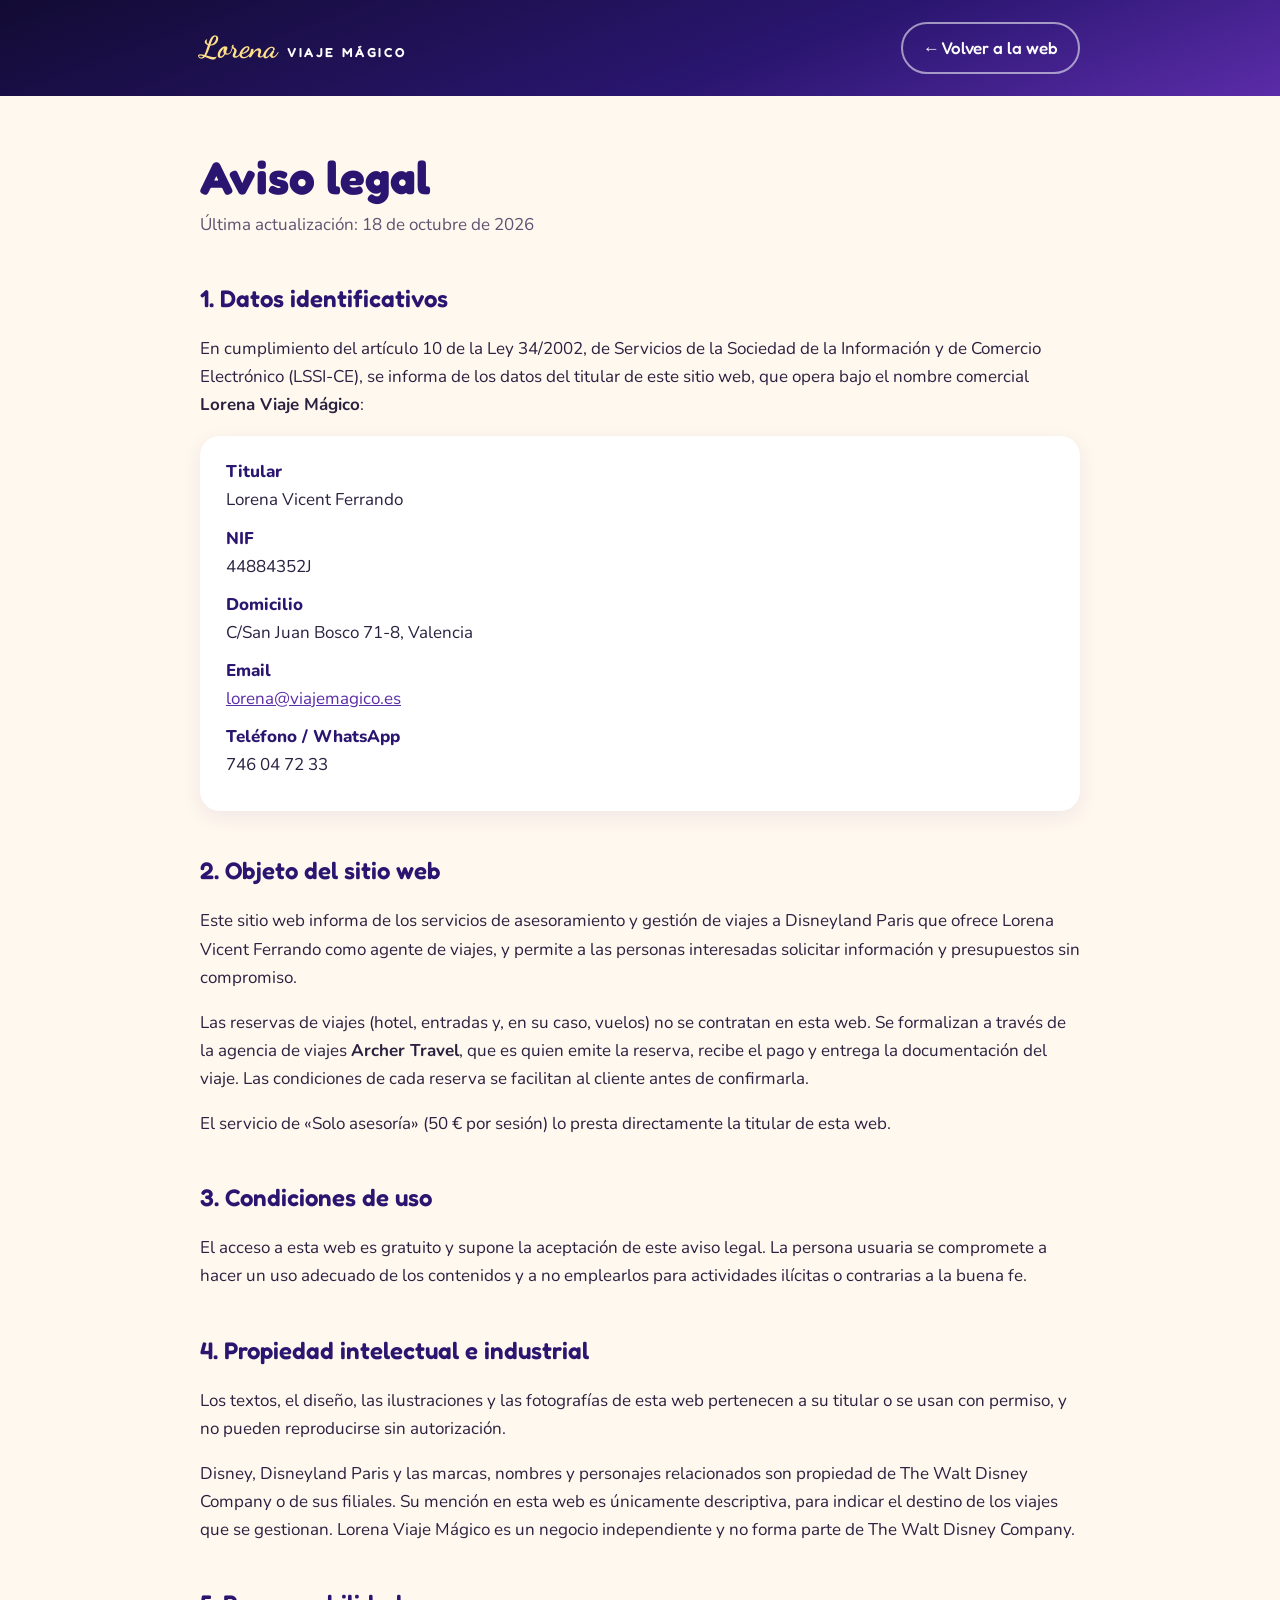
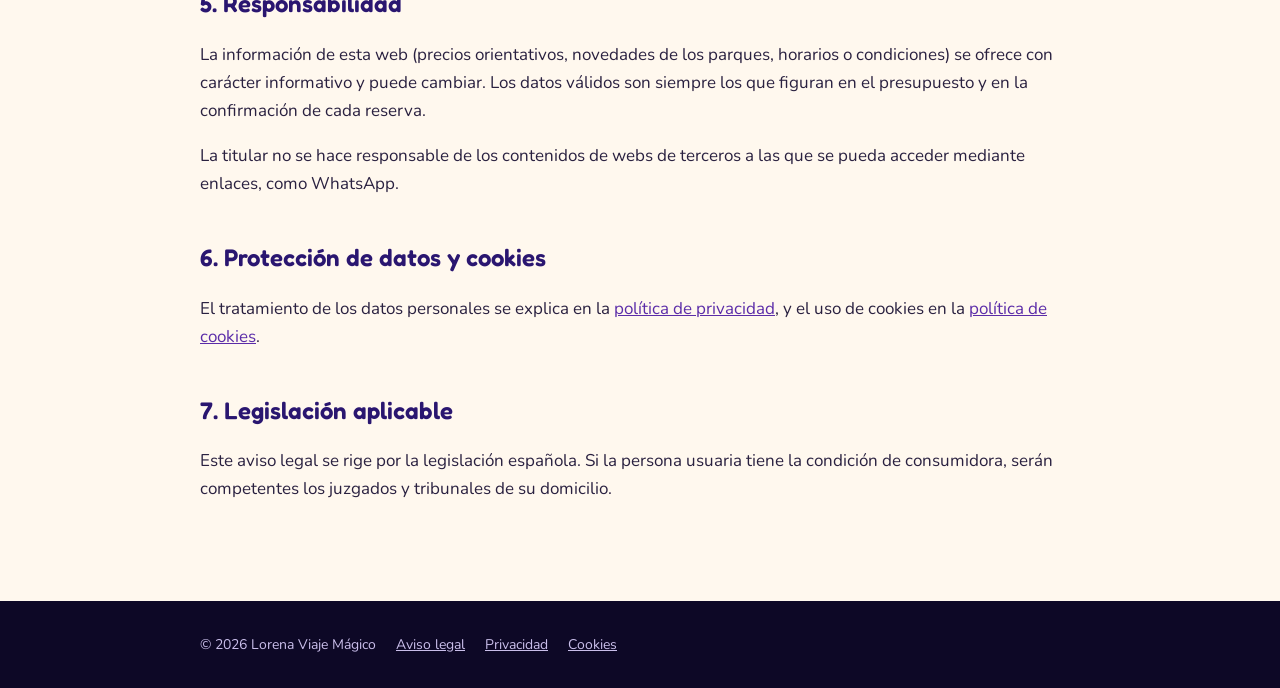
<file: aviso-legal.html>
<!doctype html>
<html lang="es">
<head>
<meta charset="utf-8">
<meta name="viewport" content="width=device-width, initial-scale=1">
<title>Aviso legal · Lorena Viaje Mágico</title>
<link rel="icon" href="img/favicon.svg" type="image/svg+xml">
<link rel="stylesheet" href="css/fuentes.css">
<link rel="stylesheet" href="css/legal.css">
</head>
<body>
<header class="cab"><div class="cab-in">
<a class="marca" href="index.html"><span class="l">Lorena</span><span class="v">Viaje Mágico</span></a>
<a class="volver" href="index.html">← Volver a la web</a>
</div></header>
<main>
<h1>Aviso legal</h1>
<p class="fecha">Última actualización: 18 de octubre de 2026</p>

<h2>1. Datos identificativos</h2>
<p>En cumplimiento del artículo 10 de la Ley 34/2002, de Servicios de la Sociedad de la Información y de Comercio Electrónico (LSSI-CE), se informa de los datos del titular de este sitio web, que opera bajo el nombre comercial <strong>Lorena Viaje Mágico</strong>:</p>
<dl class="ficha">
<dt>Titular</dt><dd>Lorena Vicent Ferrando</dd>
<dt>NIF</dt><dd>44884352J</dd>
<dt>Domicilio</dt><dd>C/San Juan Bosco 71-8, Valencia</dd>
<dt>Email</dt><dd><a href="mailto:lorena@viajemagico.es">lorena@viajemagico.es</a></dd>
<dt>Teléfono / WhatsApp</dt><dd>746 04 72 33</dd>
</dl>

<h2>2. Objeto del sitio web</h2>
<p>Este sitio web informa de los servicios de asesoramiento y gestión de viajes a Disneyland Paris que ofrece Lorena Vicent Ferrando como agente de viajes, y permite a las personas interesadas solicitar información y presupuestos sin compromiso.</p>
<p>Las reservas de viajes (hotel, entradas y, en su caso, vuelos) no se contratan en esta web. Se formalizan a través de la agencia de viajes <strong>Archer Travel</strong>, que es quien emite la reserva, recibe el pago y entrega la documentación del viaje. Las condiciones de cada reserva se facilitan al cliente antes de confirmarla.</p>
<p>El servicio de «Solo asesoría» (50 € por sesión) lo presta directamente la titular de esta web.</p>

<h2>3. Condiciones de uso</h2>
<p>El acceso a esta web es gratuito y supone la aceptación de este aviso legal. La persona usuaria se compromete a hacer un uso adecuado de los contenidos y a no emplearlos para actividades ilícitas o contrarias a la buena fe.</p>

<h2>4. Propiedad intelectual e industrial</h2>
<p>Los textos, el diseño, las ilustraciones y las fotografías de esta web pertenecen a su titular o se usan con permiso, y no pueden reproducirse sin autorización.</p>
<p>Disney, Disneyland Paris y las marcas, nombres y personajes relacionados son propiedad de The Walt Disney Company o de sus filiales. Su mención en esta web es únicamente descriptiva, para indicar el destino de los viajes que se gestionan. Lorena Viaje Mágico es un negocio independiente y no forma parte de The Walt Disney Company.</p>

<h2>5. Responsabilidad</h2>
<p>La información de esta web (precios orientativos, novedades de los parques, horarios o condiciones) se ofrece con carácter informativo y puede cambiar. Los datos válidos son siempre los que figuran en el presupuesto y en la confirmación de cada reserva.</p>
<p>La titular no se hace responsable de los contenidos de webs de terceros a las que se pueda acceder mediante enlaces, como WhatsApp.</p>

<h2>6. Protección de datos y cookies</h2>
<p>El tratamiento de los datos personales se explica en la <a href="privacidad.html">política de privacidad</a>, y el uso de cookies en la <a href="cookies.html">política de cookies</a>.</p>

<h2>7. Legislación aplicable</h2>
<p>Este aviso legal se rige por la legislación española. Si la persona usuaria tiene la condición de consumidora, serán competentes los juzgados y tribunales de su domicilio.</p>
</main>
<footer><div class="in">
<span>© 2026 Lorena Viaje Mágico</span>
<a href="aviso-legal.html">Aviso legal</a>
<a href="privacidad.html">Privacidad</a>
<a href="cookies.html">Cookies</a>
</div></footer>
</body>
</html>
</file>
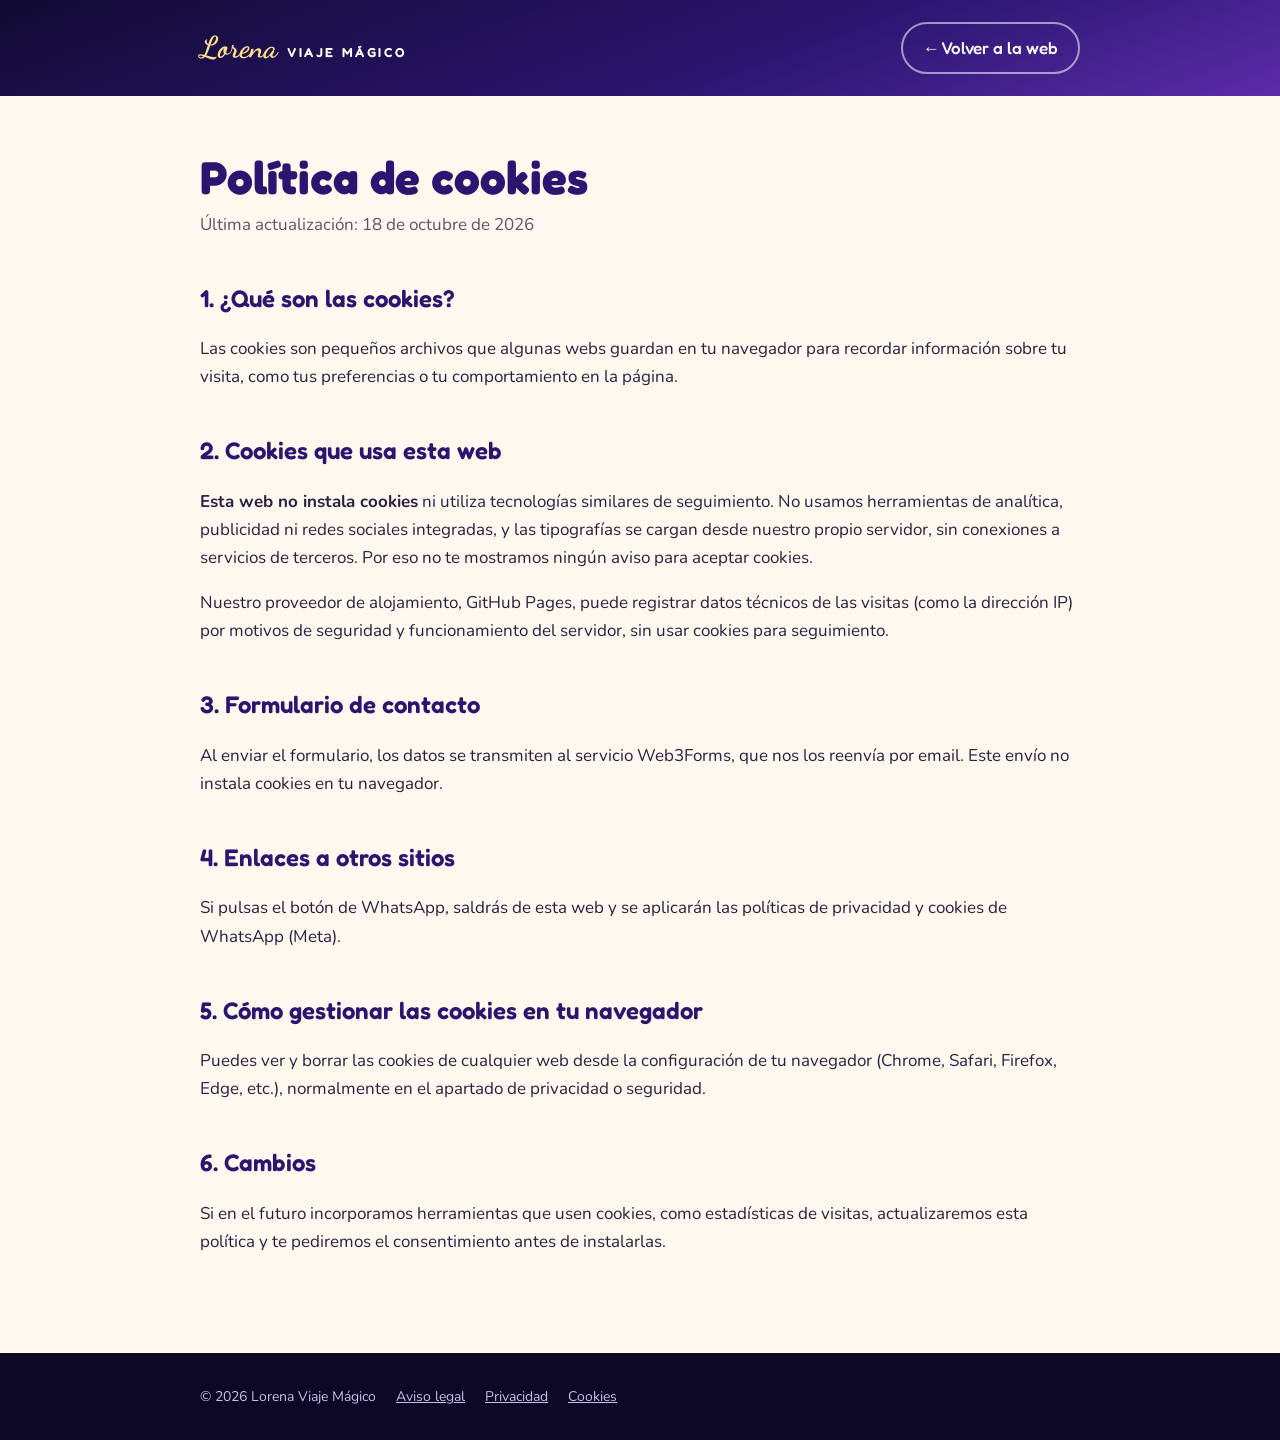
<file: cookies.html>
<!doctype html>
<html lang="es">
<head>
<meta charset="utf-8">
<meta name="viewport" content="width=device-width, initial-scale=1">
<title>Política de cookies · Lorena Viaje Mágico</title>
<link rel="icon" href="img/favicon.svg" type="image/svg+xml">
<link rel="stylesheet" href="css/fuentes.css">
<link rel="stylesheet" href="css/legal.css">
</head>
<body>
<header class="cab"><div class="cab-in">
<a class="marca" href="index.html"><span class="l">Lorena</span><span class="v">Viaje Mágico</span></a>
<a class="volver" href="index.html">← Volver a la web</a>
</div></header>
<main>
<h1>Política de cookies</h1>
<p class="fecha">Última actualización: 18 de octubre de 2026</p>

<h2>1. ¿Qué son las cookies?</h2>
<p>Las cookies son pequeños archivos que algunas webs guardan en tu navegador para recordar información sobre tu visita, como tus preferencias o tu comportamiento en la página.</p>

<h2>2. Cookies que usa esta web</h2>
<p><strong>Esta web no instala cookies</strong> ni utiliza tecnologías similares de seguimiento. No usamos herramientas de analítica, publicidad ni redes sociales integradas, y las tipografías se cargan desde nuestro propio servidor, sin conexiones a servicios de terceros. Por eso no te mostramos ningún aviso para aceptar cookies.</p>
<p>Nuestro proveedor de alojamiento, GitHub Pages, puede registrar datos técnicos de las visitas (como la dirección IP) por motivos de seguridad y funcionamiento del servidor, sin usar cookies para seguimiento.</p>

<h2>3. Formulario de contacto</h2>
<p>Al enviar el formulario, los datos se transmiten al servicio Web3Forms, que nos los reenvía por email. Este envío no instala cookies en tu navegador.</p>

<h2>4. Enlaces a otros sitios</h2>
<p>Si pulsas el botón de WhatsApp, saldrás de esta web y se aplicarán las políticas de privacidad y cookies de WhatsApp (Meta).</p>

<h2>5. Cómo gestionar las cookies en tu navegador</h2>
<p>Puedes ver y borrar las cookies de cualquier web desde la configuración de tu navegador (Chrome, Safari, Firefox, Edge, etc.), normalmente en el apartado de privacidad o seguridad.</p>

<h2>6. Cambios</h2>
<p>Si en el futuro incorporamos herramientas que usen cookies, como estadísticas de visitas, actualizaremos esta política y te pediremos el consentimiento antes de instalarlas.</p>
</main>
<footer><div class="in">
<span>© 2026 Lorena Viaje Mágico</span>
<a href="aviso-legal.html">Aviso legal</a>
<a href="privacidad.html">Privacidad</a>
<a href="cookies.html">Cookies</a>
</div></footer>
</body>
</html>
</file>
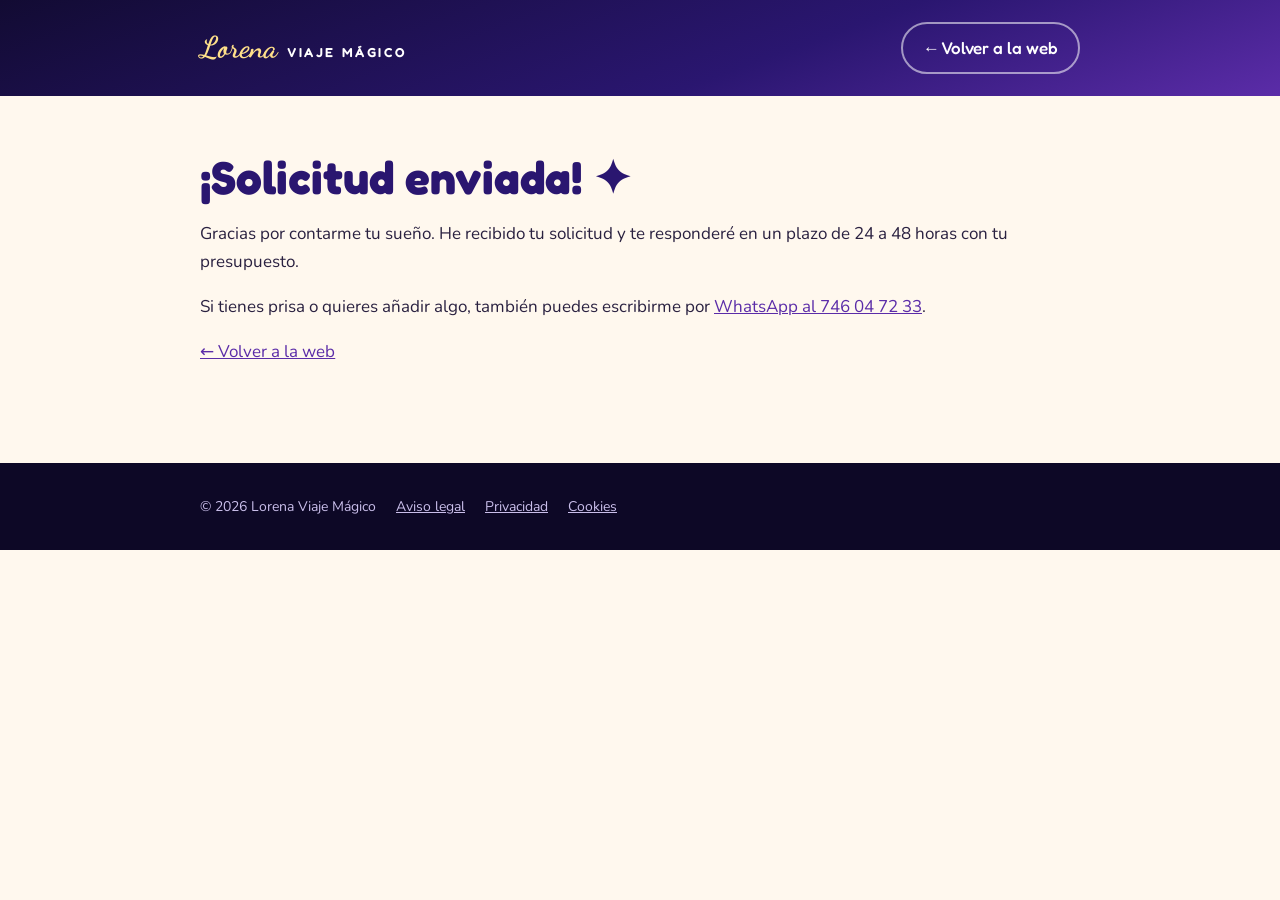
<file: gracias.html>
<!doctype html>
<html lang="es">
<head>
<meta charset="utf-8">
<meta name="viewport" content="width=device-width, initial-scale=1">
<title>¡Solicitud enviada! · Lorena Viaje Mágico</title>
<meta name="robots" content="noindex">
<link rel="icon" href="img/favicon.svg" type="image/svg+xml">
<link rel="stylesheet" href="css/fuentes.css">
<link rel="stylesheet" href="css/legal.css">
</head>
<body>
<header class="cab"><div class="cab-in">
<a class="marca" href="index.html"><span class="l">Lorena</span><span class="v">Viaje Mágico</span></a>
<a class="volver" href="index.html">← Volver a la web</a>
</div></header>
<main>
<h1>¡Solicitud enviada! ✦</h1>
<p>Gracias por contarme tu sueño. He recibido tu solicitud y te responderé en un plazo de 24 a 48 horas con tu presupuesto.</p>
<p>Si tienes prisa o quieres añadir algo, también puedes escribirme por <a href="https://wa.me/34746047233" target="_blank" rel="noopener">WhatsApp al 746 04 72 33</a>.</p>
<p><a href="index.html">← Volver a la web</a></p>
</main>
<footer><div class="in">
<span>© 2026 Lorena Viaje Mágico</span>
<a href="aviso-legal.html">Aviso legal</a>
<a href="privacidad.html">Privacidad</a>
<a href="cookies.html">Cookies</a>
</div></footer>
</body>
</html>
</file>
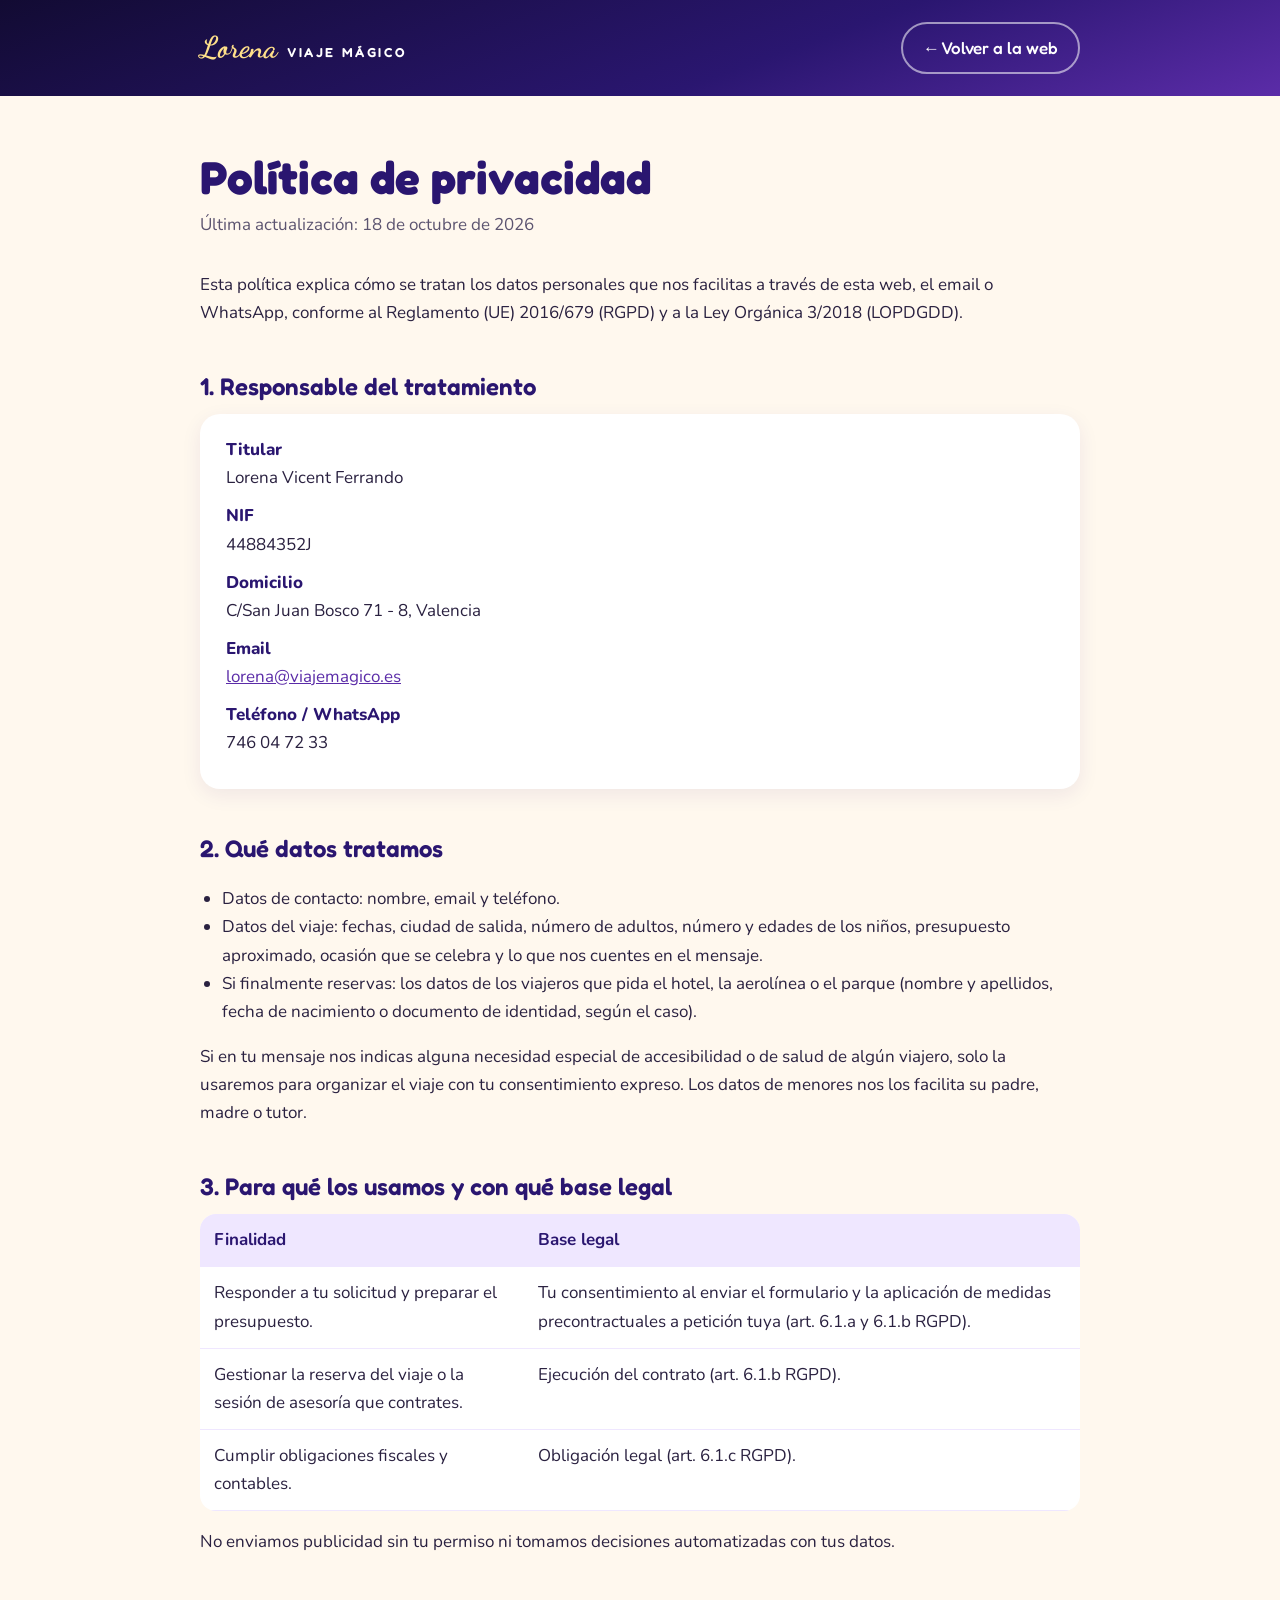
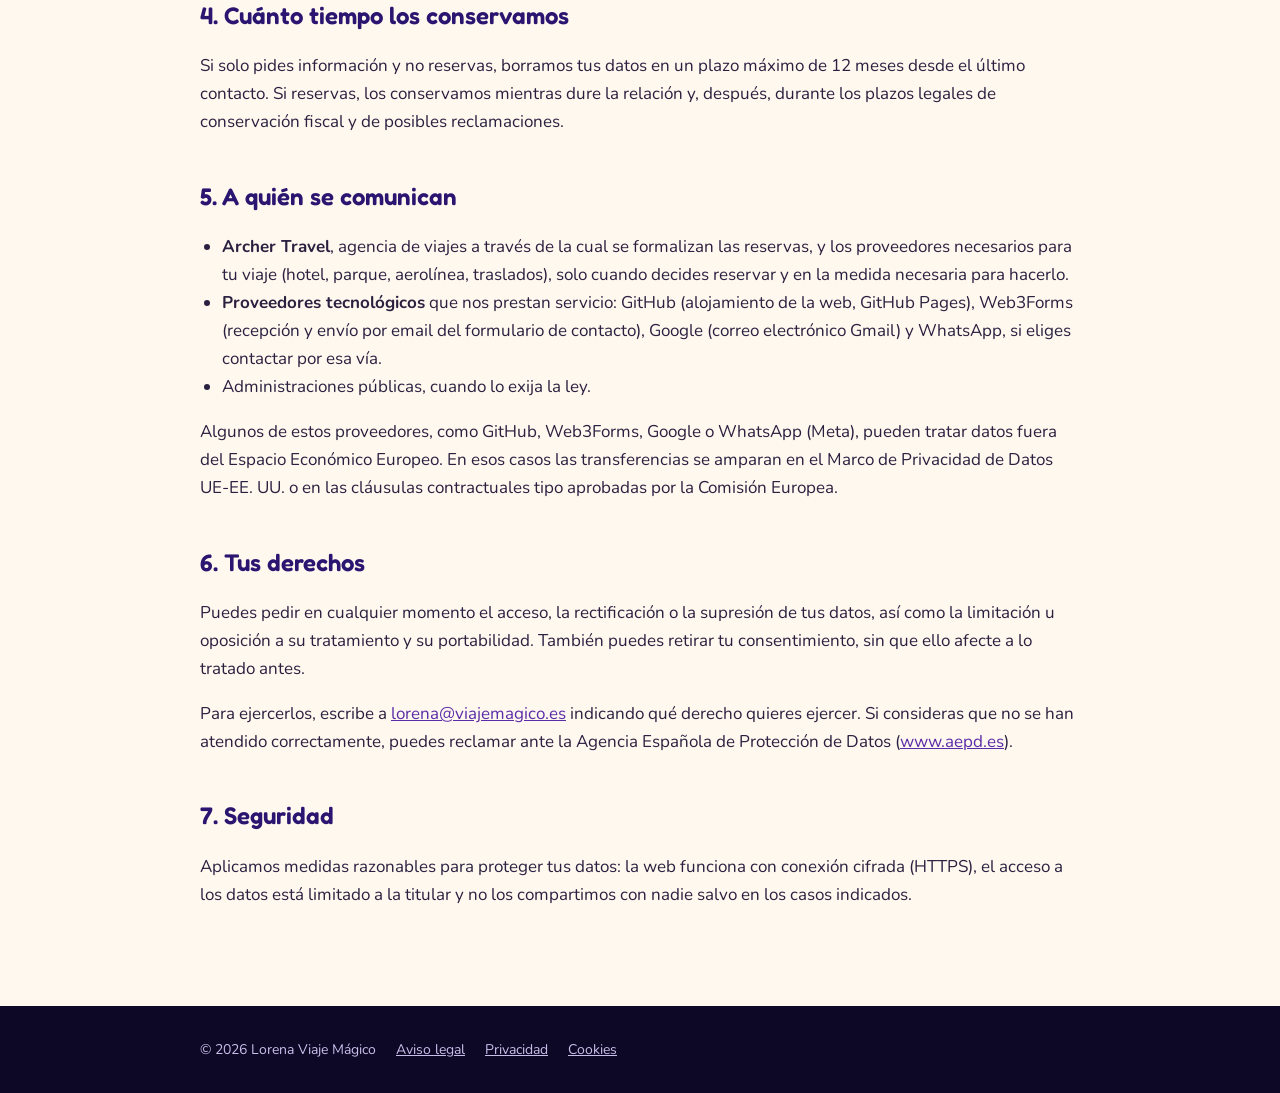
<file: privacidad.html>
<!doctype html>
<html lang="es">
<head>
<meta charset="utf-8">
<meta name="viewport" content="width=device-width, initial-scale=1">
<title>Política de privacidad · Lorena Viaje Mágico</title>
<link rel="icon" href="img/favicon.svg" type="image/svg+xml">
<link rel="stylesheet" href="css/fuentes.css">
<link rel="stylesheet" href="css/legal.css">
</head>
<body>
<header class="cab"><div class="cab-in">
<a class="marca" href="index.html"><span class="l">Lorena</span><span class="v">Viaje Mágico</span></a>
<a class="volver" href="index.html">← Volver a la web</a>
</div></header>
<main>
<h1>Política de privacidad</h1>
<p class="fecha">Última actualización: 18 de octubre de 2026</p>
<p>Esta política explica cómo se tratan los datos personales que nos facilitas a través de esta web, el email o WhatsApp, conforme al Reglamento (UE) 2016/679 (RGPD) y a la Ley Orgánica 3/2018 (LOPDGDD).</p>

<h2>1. Responsable del tratamiento</h2>
<dl class="ficha">
<dt>Titular</dt><dd>Lorena Vicent Ferrando</dd>
<dt>NIF</dt><dd>44884352J</dd>
<dt>Domicilio</dt><dd>C/San Juan Bosco 71 - 8, Valencia</dd>
<dt>Email</dt><dd><a href="mailto:lorena@viajemagico.es">lorena@viajemagico.es</a></dd>
<dt>Teléfono / WhatsApp</dt><dd>746 04 72 33</dd>
</dl>

<h2>2. Qué datos tratamos</h2>
<ul>
<li>Datos de contacto: nombre, email y teléfono.</li>
<li>Datos del viaje: fechas, ciudad de salida, número de adultos, número y edades de los niños, presupuesto aproximado, ocasión que se celebra y lo que nos cuentes en el mensaje.</li>
<li>Si finalmente reservas: los datos de los viajeros que pida el hotel, la aerolínea o el parque (nombre y apellidos, fecha de nacimiento o documento de identidad, según el caso).</li>
</ul>
<p>Si en tu mensaje nos indicas alguna necesidad especial de accesibilidad o de salud de algún viajero, solo la usaremos para organizar el viaje con tu consentimiento expreso. Los datos de menores nos los facilita su padre, madre o tutor.</p>

<h2>3. Para qué los usamos y con qué base legal</h2>
<div class="tabla"><table>
<tr><th>Finalidad</th><th>Base legal</th></tr>
<tr><td>Responder a tu solicitud y preparar el presupuesto.</td><td>Tu consentimiento al enviar el formulario y la aplicación de medidas precontractuales a petición tuya (art. 6.1.a y 6.1.b RGPD).</td></tr>
<tr><td>Gestionar la reserva del viaje o la sesión de asesoría que contrates.</td><td>Ejecución del contrato (art. 6.1.b RGPD).</td></tr>
<tr><td>Cumplir obligaciones fiscales y contables.</td><td>Obligación legal (art. 6.1.c RGPD).</td></tr>
</table></div>
<p>No enviamos publicidad sin tu permiso ni tomamos decisiones automatizadas con tus datos.</p>

<h2>4. Cuánto tiempo los conservamos</h2>
<p>Si solo pides información y no reservas, borramos tus datos en un plazo máximo de 12 meses desde el último contacto. Si reservas, los conservamos mientras dure la relación y, después, durante los plazos legales de conservación fiscal y de posibles reclamaciones.</p>

<h2>5. A quién se comunican</h2>
<ul>
<li><strong>Archer Travel</strong>, agencia de viajes a través de la cual se formalizan las reservas, y los proveedores necesarios para tu viaje (hotel, parque, aerolínea, traslados), solo cuando decides reservar y en la medida necesaria para hacerlo.</li>
<li><strong>Proveedores tecnológicos</strong> que nos prestan servicio: GitHub (alojamiento de la web, GitHub Pages), Web3Forms (recepción y envío por email del formulario de contacto), Google (correo electrónico Gmail) y WhatsApp, si eliges contactar por esa vía.</li>
<li>Administraciones públicas, cuando lo exija la ley.</li>
</ul>
<p>Algunos de estos proveedores, como GitHub, Web3Forms, Google o WhatsApp (Meta), pueden tratar datos fuera del Espacio Económico Europeo. En esos casos las transferencias se amparan en el Marco de Privacidad de Datos UE-EE. UU. o en las cláusulas contractuales tipo aprobadas por la Comisión Europea.</p>

<h2>6. Tus derechos</h2>
<p>Puedes pedir en cualquier momento el acceso, la rectificación o la supresión de tus datos, así como la limitación u oposición a su tratamiento y su portabilidad. También puedes retirar tu consentimiento, sin que ello afecte a lo tratado antes.</p>
<p>Para ejercerlos, escribe a <a href="mailto:lorena@viajemagico.es">lorena@viajemagico.es</a> indicando qué derecho quieres ejercer. Si consideras que no se han atendido correctamente, puedes reclamar ante la Agencia Española de Protección de Datos (<a href="https://www.aepd.es" target="_blank" rel="noopener">www.aepd.es</a>).</p>

<h2>7. Seguridad</h2>
<p>Aplicamos medidas razonables para proteger tus datos: la web funciona con conexión cifrada (HTTPS), el acceso a los datos está limitado a la titular y no los compartimos con nadie salvo en los casos indicados.</p>
</main>
<footer><div class="in">
<span>© 2026 Lorena Viaje Mágico</span>
<a href="aviso-legal.html">Aviso legal</a>
<a href="privacidad.html">Privacidad</a>
<a href="cookies.html">Cookies</a>
</div></footer>
</body>
</html>
</file>
<file: css/fuentes.css>
/* Fuentes alojadas en el propio servidor (sin conexiones a Google) */
@font-face{font-family:"Fredoka";font-style:normal;font-weight:500;font-display:swap;src:url("../fonts/fredoka-latin-500-normal.woff2") format("woff2")}
@font-face{font-family:"Fredoka";font-style:normal;font-weight:600;font-display:swap;src:url("../fonts/fredoka-latin-600-normal.woff2") format("woff2")}
@font-face{font-family:"Fredoka";font-style:normal;font-weight:700;font-display:swap;src:url("../fonts/fredoka-latin-700-normal.woff2") format("woff2")}
@font-face{font-family:"Nunito";font-style:normal;font-weight:400;font-display:swap;src:url("../fonts/nunito-latin-400-normal.woff2") format("woff2")}
@font-face{font-family:"Nunito";font-style:normal;font-weight:600;font-display:swap;src:url("../fonts/nunito-latin-600-normal.woff2") format("woff2")}
@font-face{font-family:"Nunito";font-style:normal;font-weight:700;font-display:swap;src:url("../fonts/nunito-latin-700-normal.woff2") format("woff2")}
@font-face{font-family:"Nunito";font-style:normal;font-weight:800;font-display:swap;src:url("../fonts/nunito-latin-800-normal.woff2") format("woff2")}
@font-face{font-family:"Dancing Script";font-style:normal;font-weight:700;font-display:swap;src:url("../fonts/dancing-script-latin-700-normal.woff2") format("woff2")}
</file>
<file: css/legal.css>
body{margin:0;background:#FFF8EE;color:#2A2140;font-family:Nunito,system-ui,sans-serif;font-size:17px;line-height:1.65}
a{color:#5B2CA8}a:hover{color:#2A1670}
.cab{background:linear-gradient(160deg,#120B33 0%,#2A1670 60%,#5B2CA8 100%);color:#fff;padding:22px 24px}
.cab-in{max-width:880px;margin:0 auto;display:flex;flex-wrap:wrap;align-items:center;justify-content:space-between;gap:12px}
.marca{display:flex;align-items:baseline;gap:10px;color:#fff;text-decoration:none}
.marca .l{font-family:"Dancing Script",cursive;font-size:30px;color:#FFE08A}
.marca .v{font-family:Fredoka,sans-serif;font-weight:600;font-size:13px;letter-spacing:.2em;text-transform:uppercase}
.volver{color:#fff;font-family:Fredoka,sans-serif;font-weight:500;text-decoration:none;border:2px solid rgba(255,255,255,.55);border-radius:999px;padding:10px 20px}
.volver:hover{color:#fff;background:rgba(255,255,255,.12)}
main{max-width:880px;margin:0 auto;padding:56px 24px 80px}
h1{font-family:Fredoka,sans-serif;font-weight:700;color:#2A1670;font-size:clamp(32px,5vw,46px);line-height:1.1;margin:0 0 8px}
h2{font-family:Fredoka,sans-serif;font-weight:600;color:#2A1670;font-size:24px;margin:40px 0 8px}
.fecha{color:#5C5470;margin:0 0 32px}
.ficha{background:#fff;border-radius:20px;padding:22px 26px;box-shadow:0 6px 20px rgba(59,30,122,.08);margin:0}
.ficha dt{font-weight:800;color:#2A1670}
.ficha dd{margin:0 0 10px}
ul{padding-left:22px}
table{width:100%;border-collapse:collapse;background:#fff;border-radius:16px;overflow:hidden}
th,td{text-align:left;padding:12px 14px;border-bottom:1px solid #EFE7FF;vertical-align:top}
th{background:#EFE7FF;color:#2A1670}
.tabla{overflow-x:auto}
footer{background:#0D0826;color:#C9BEEA;padding:32px 24px;font-size:14px}
footer .in{max-width:880px;margin:0 auto;display:flex;flex-wrap:wrap;gap:8px 20px}
footer a{color:#C9BEEA}
</file>
